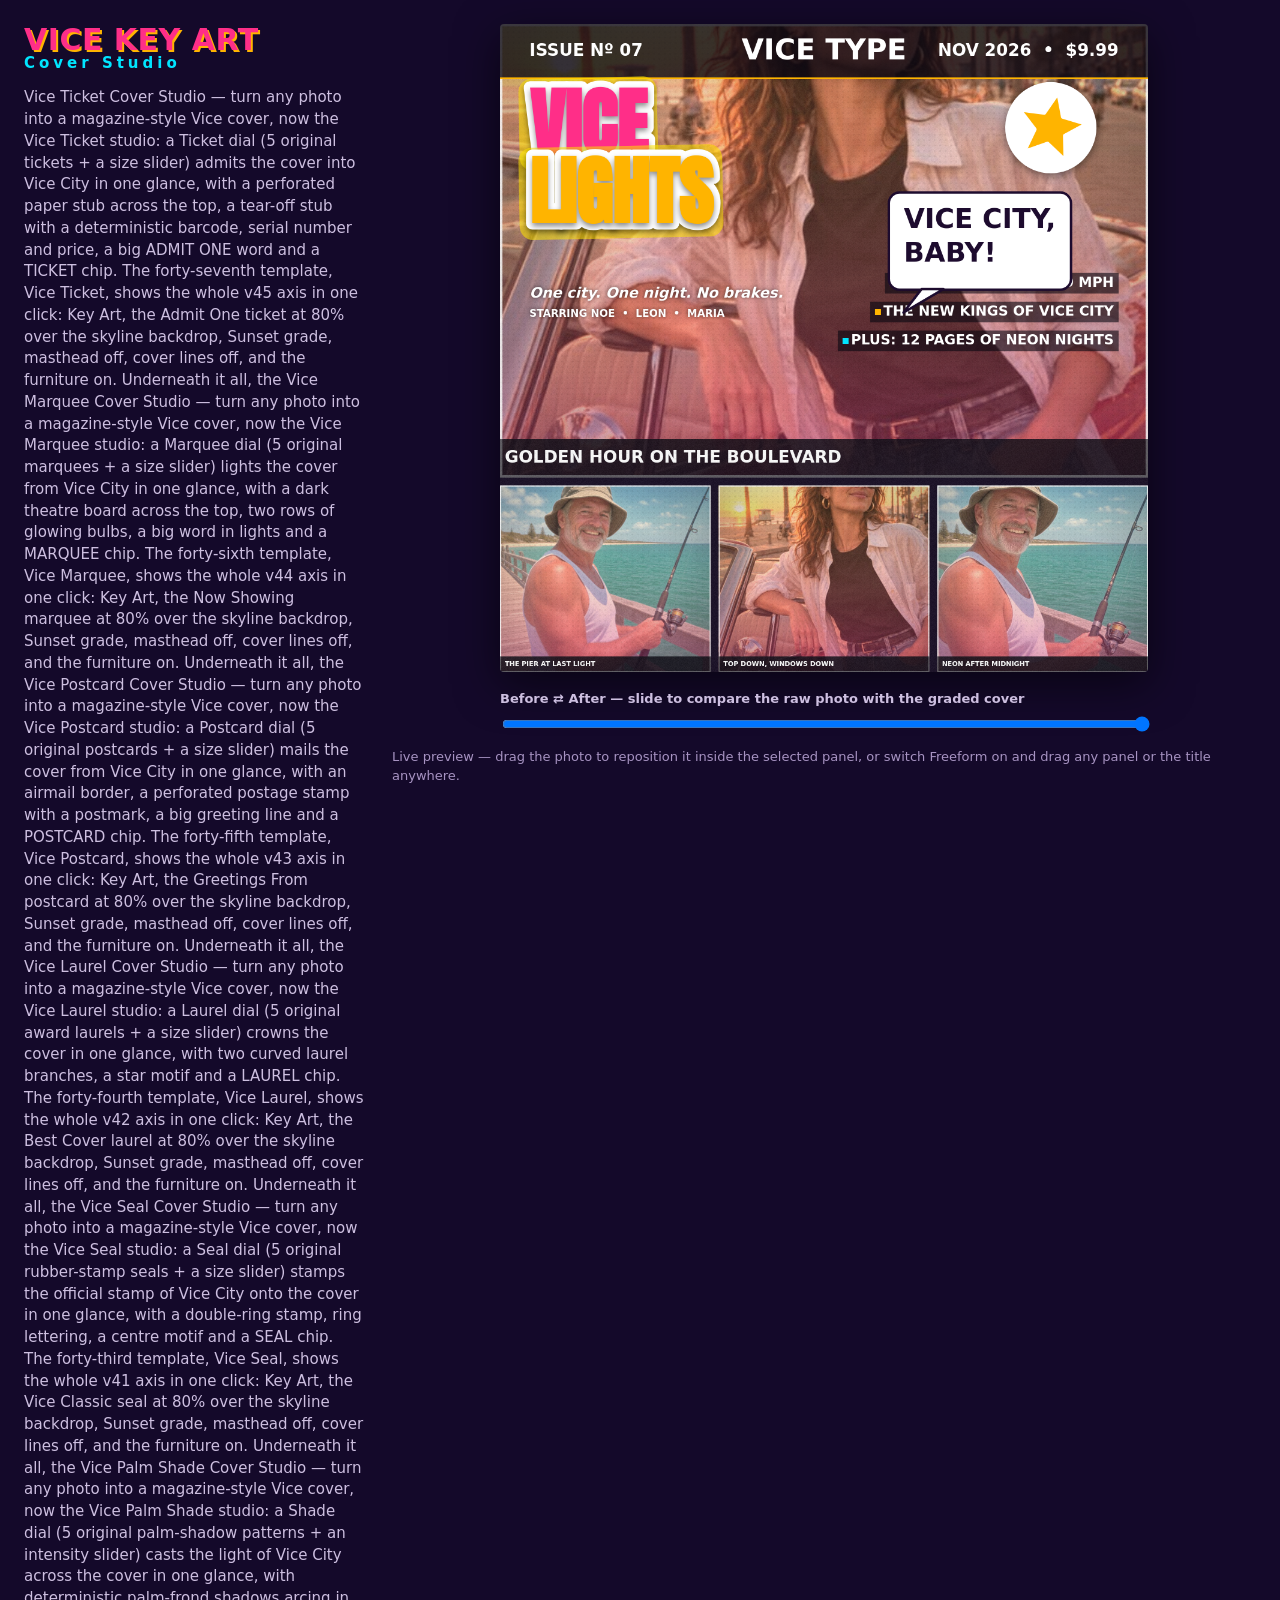
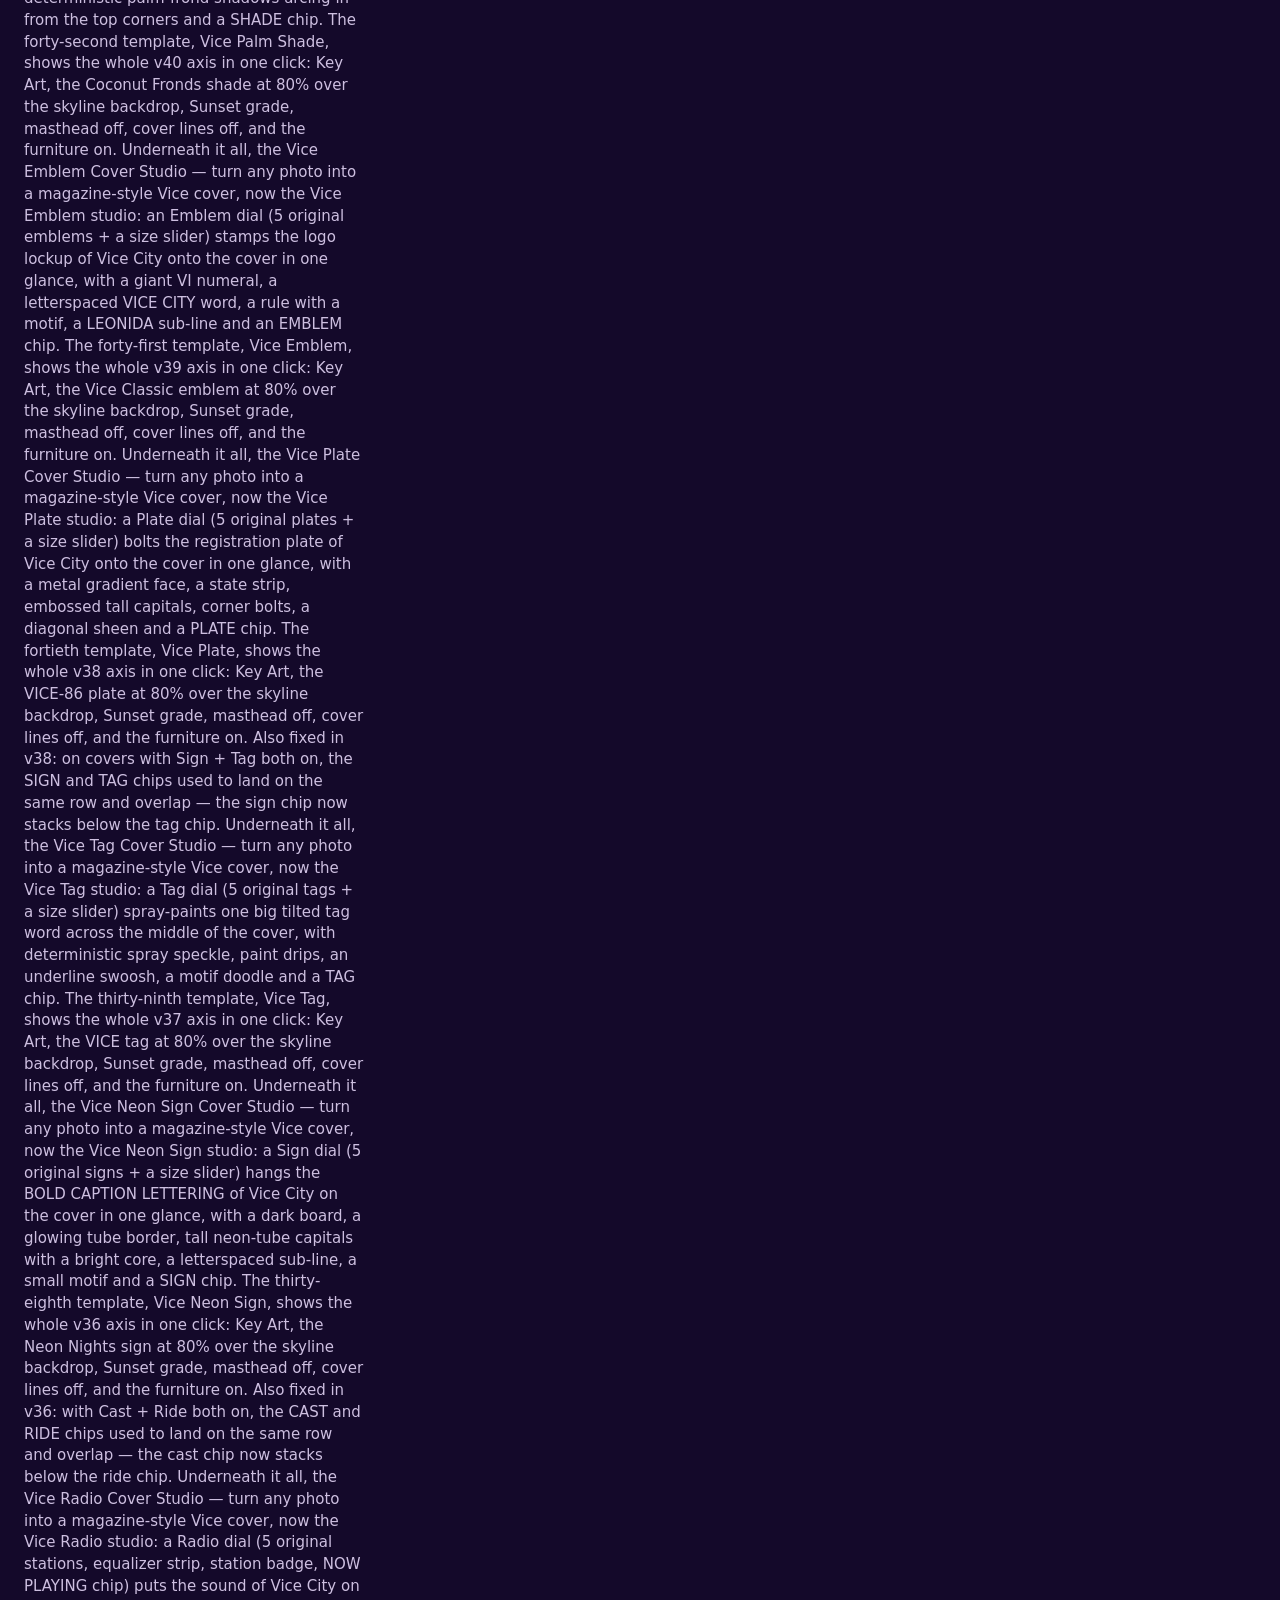
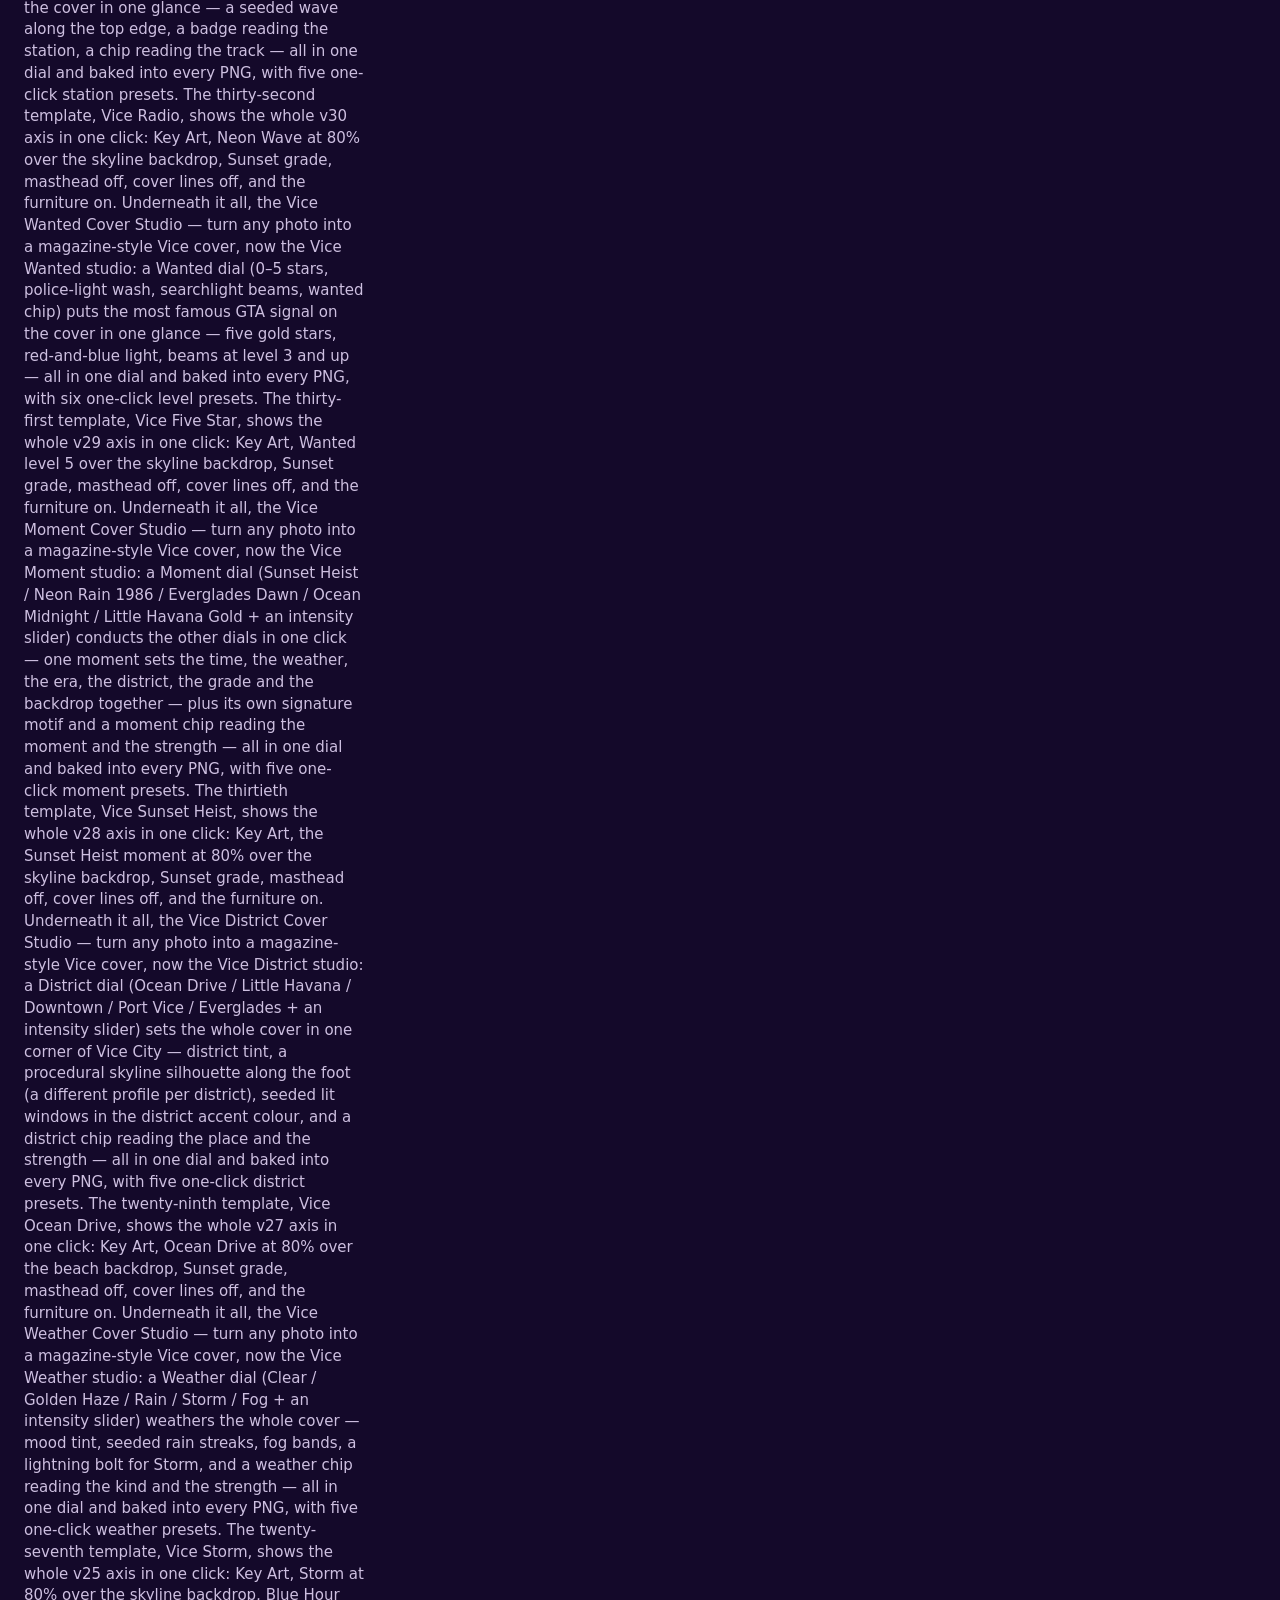
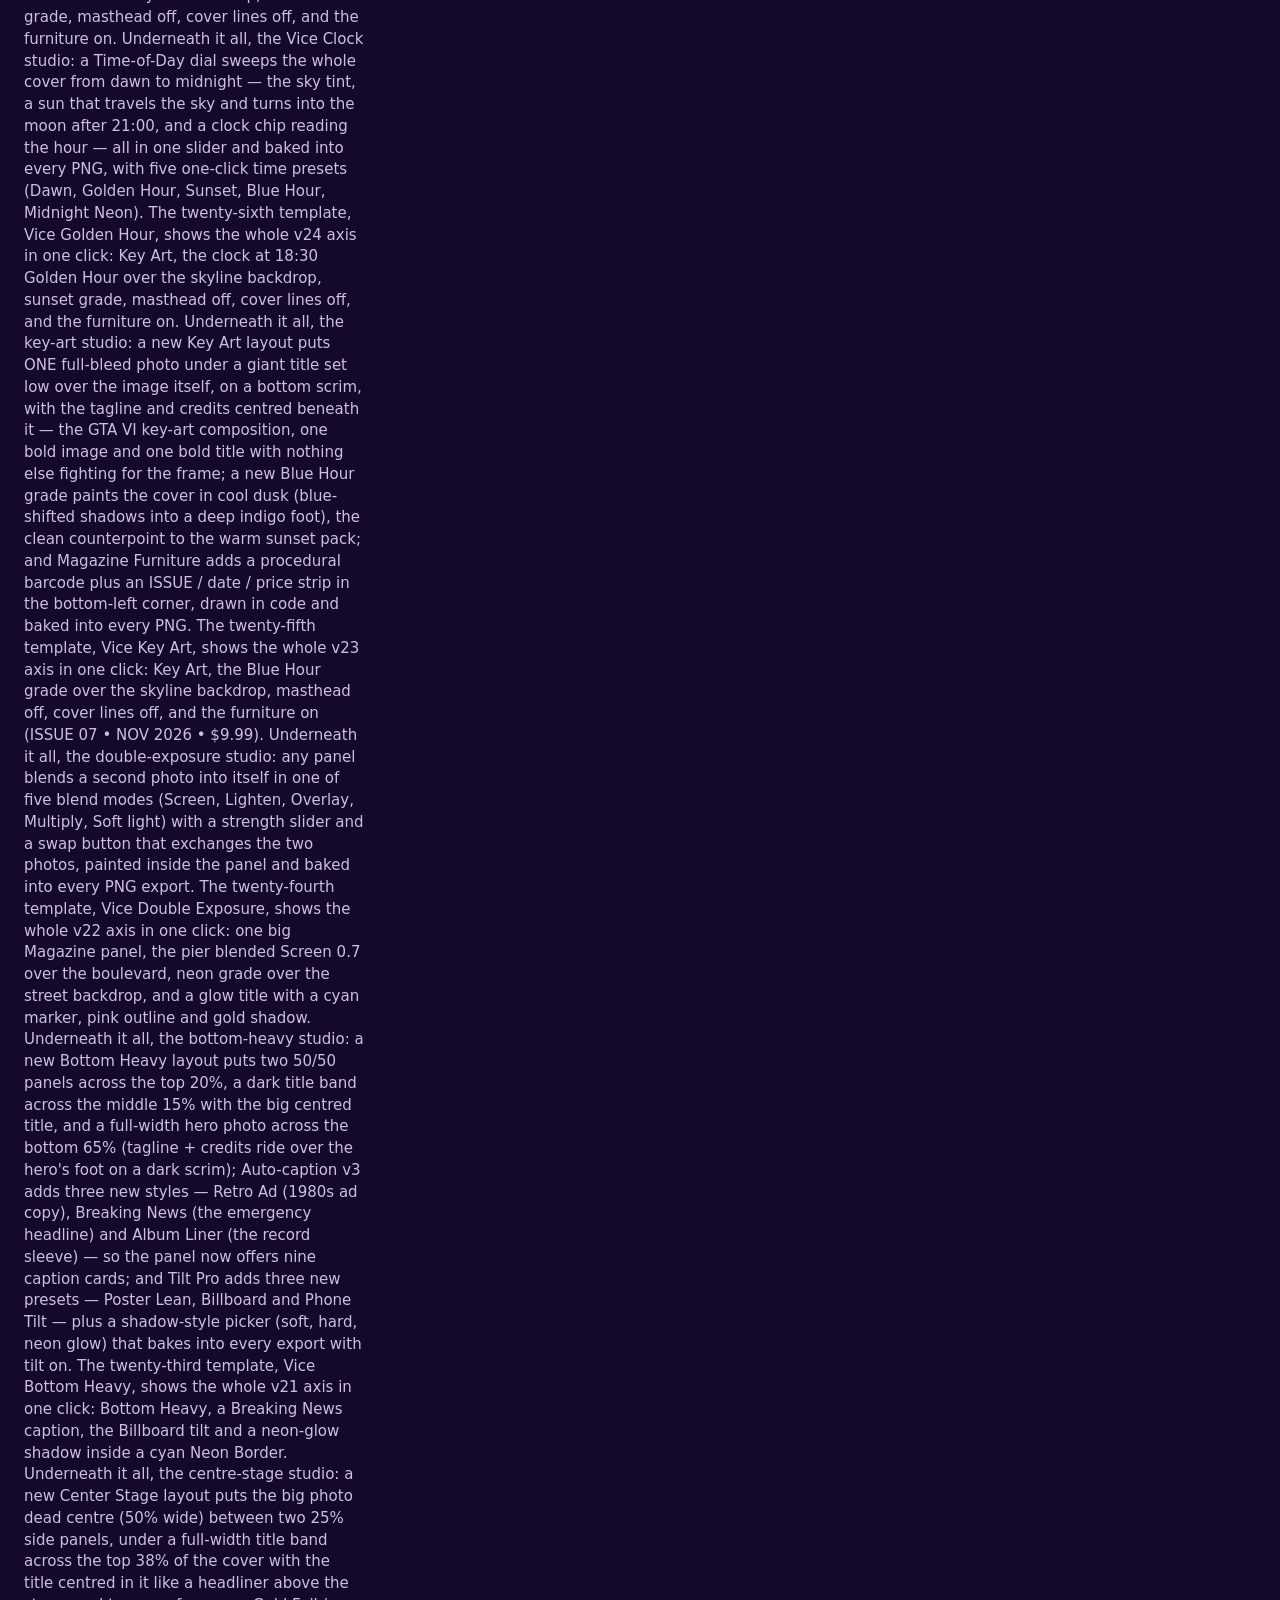
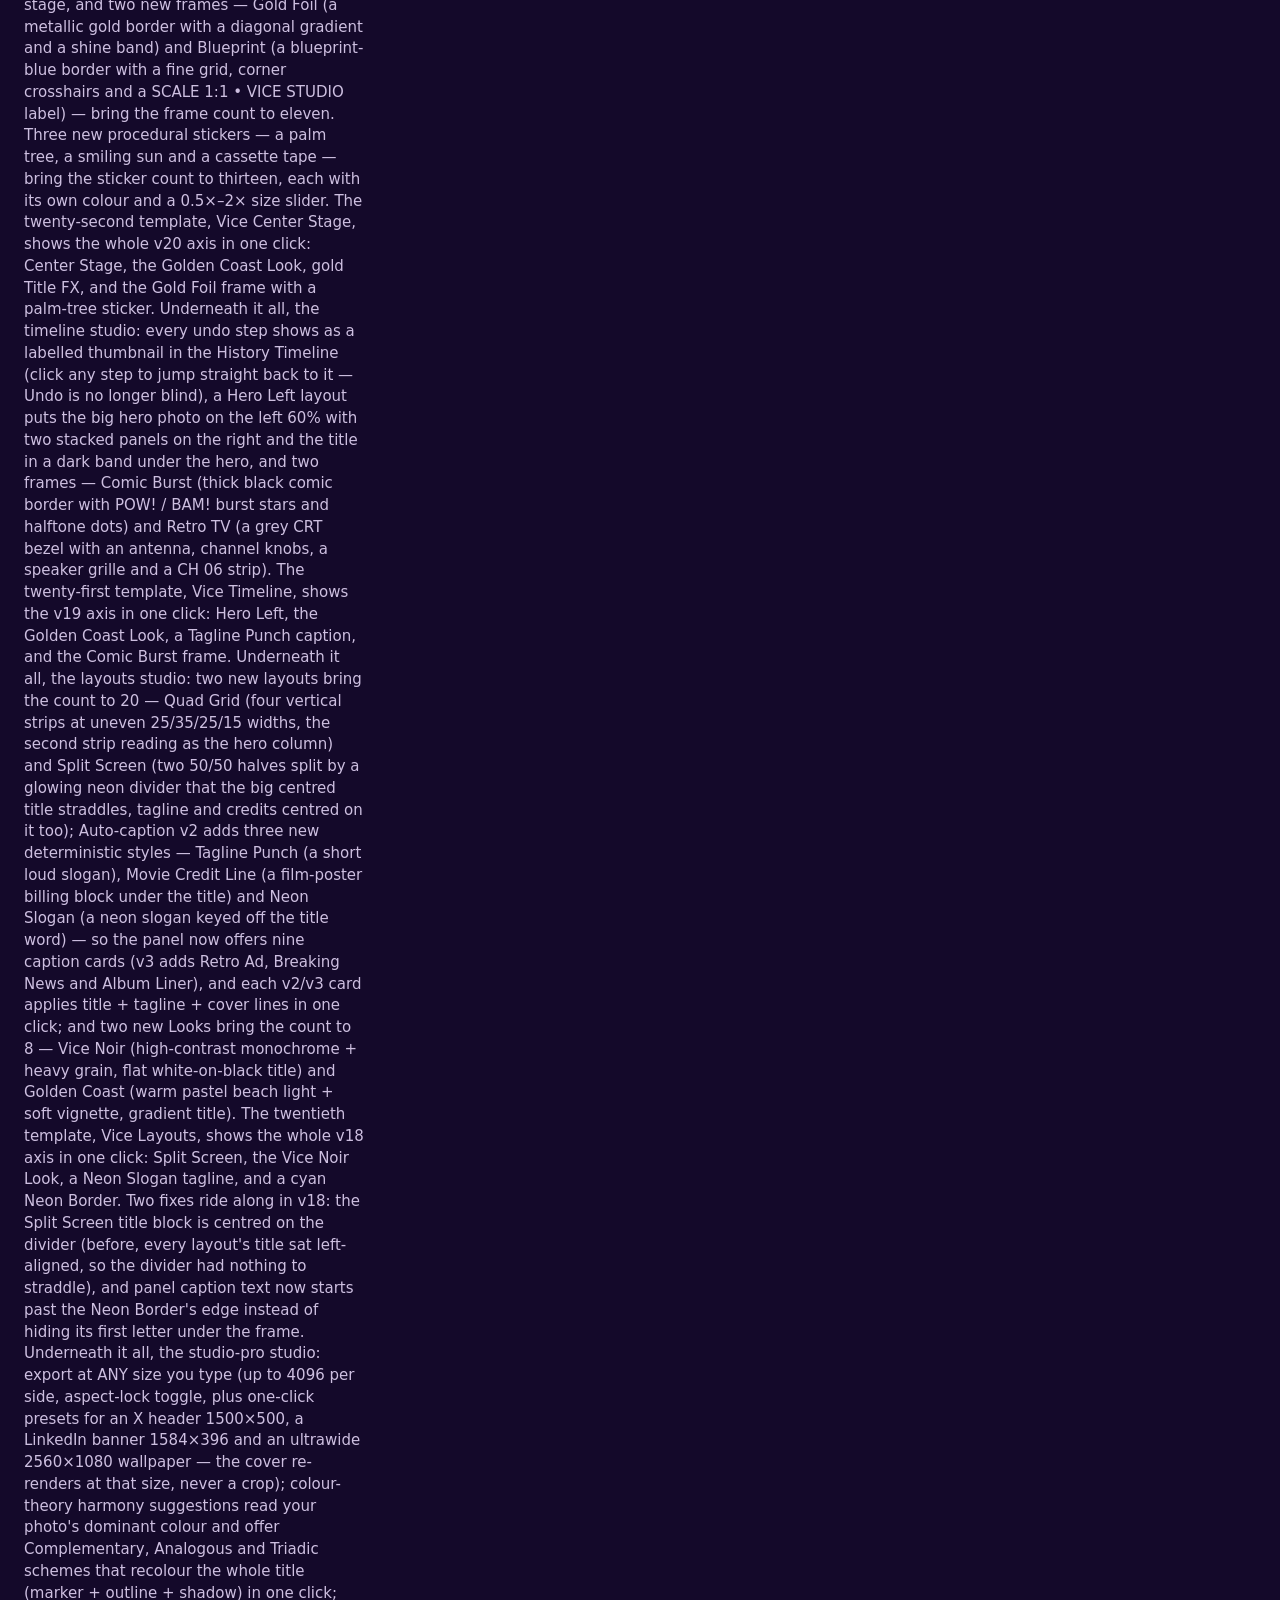
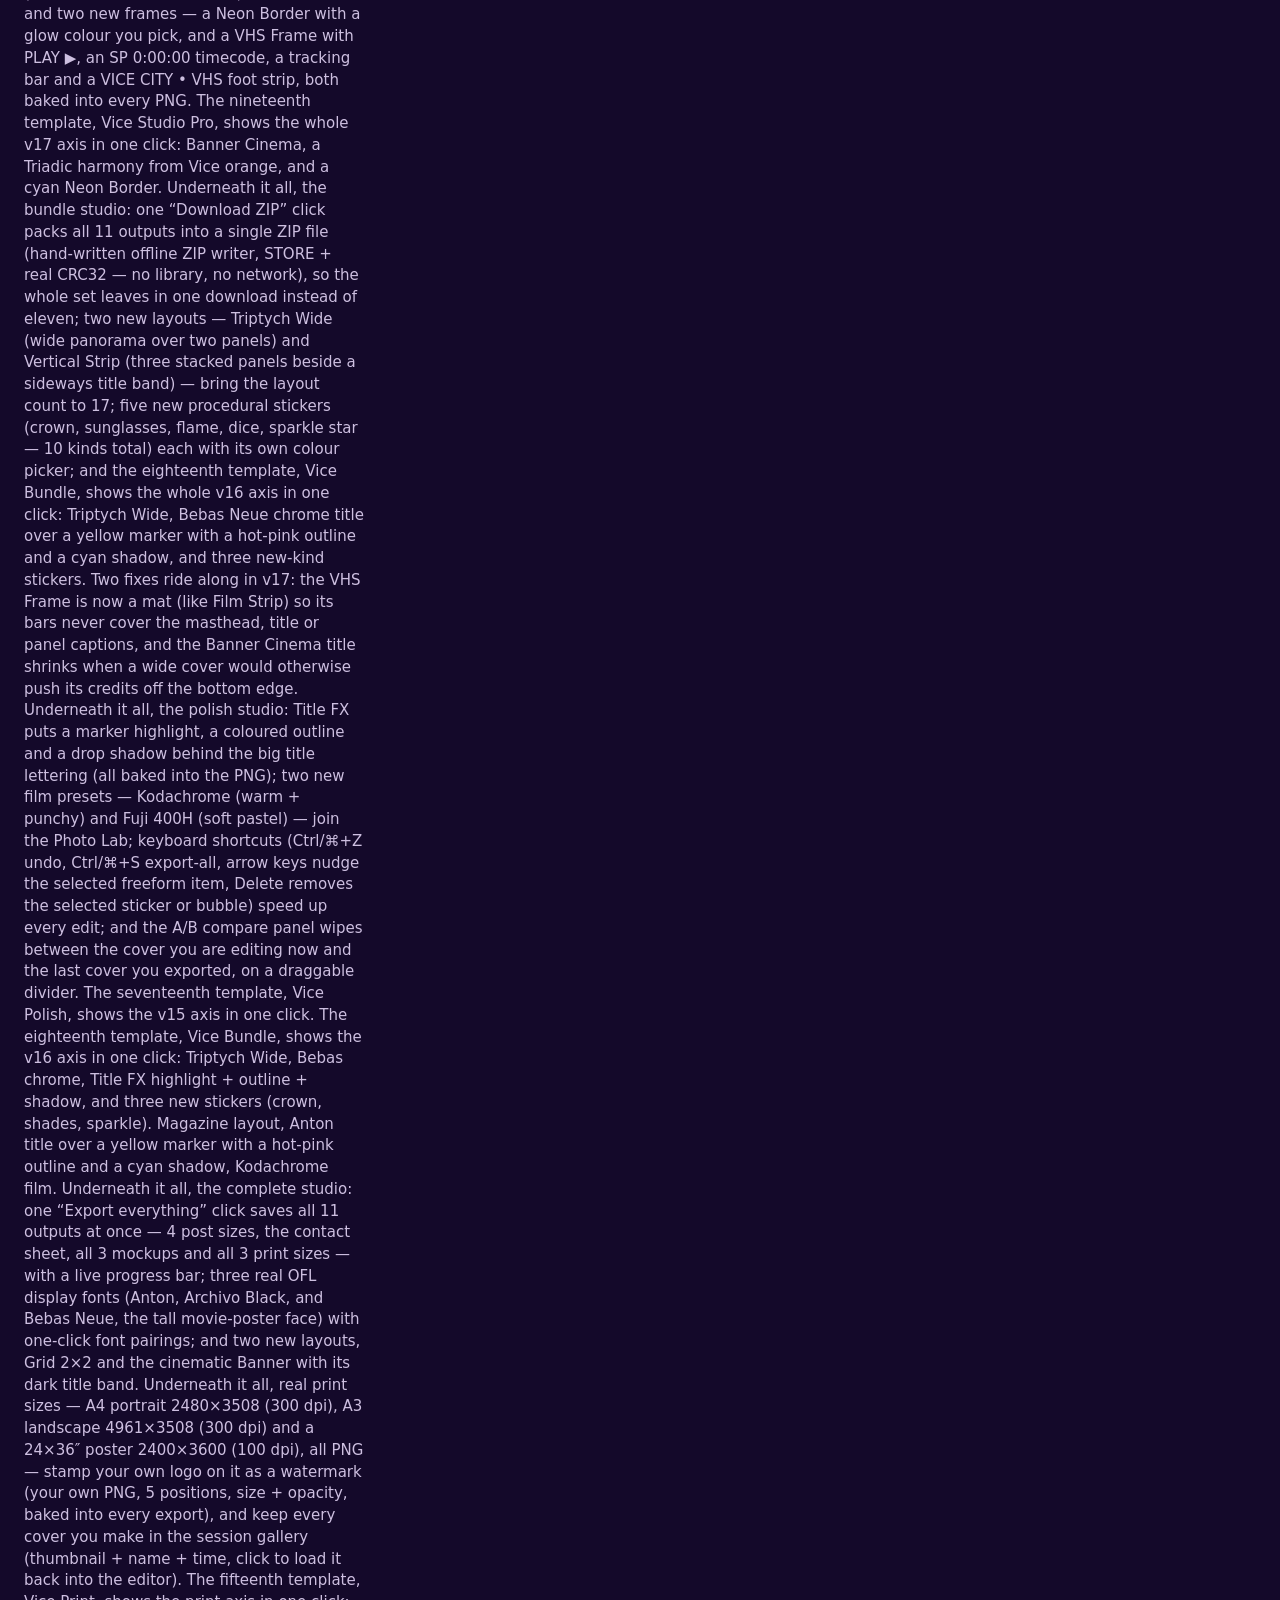
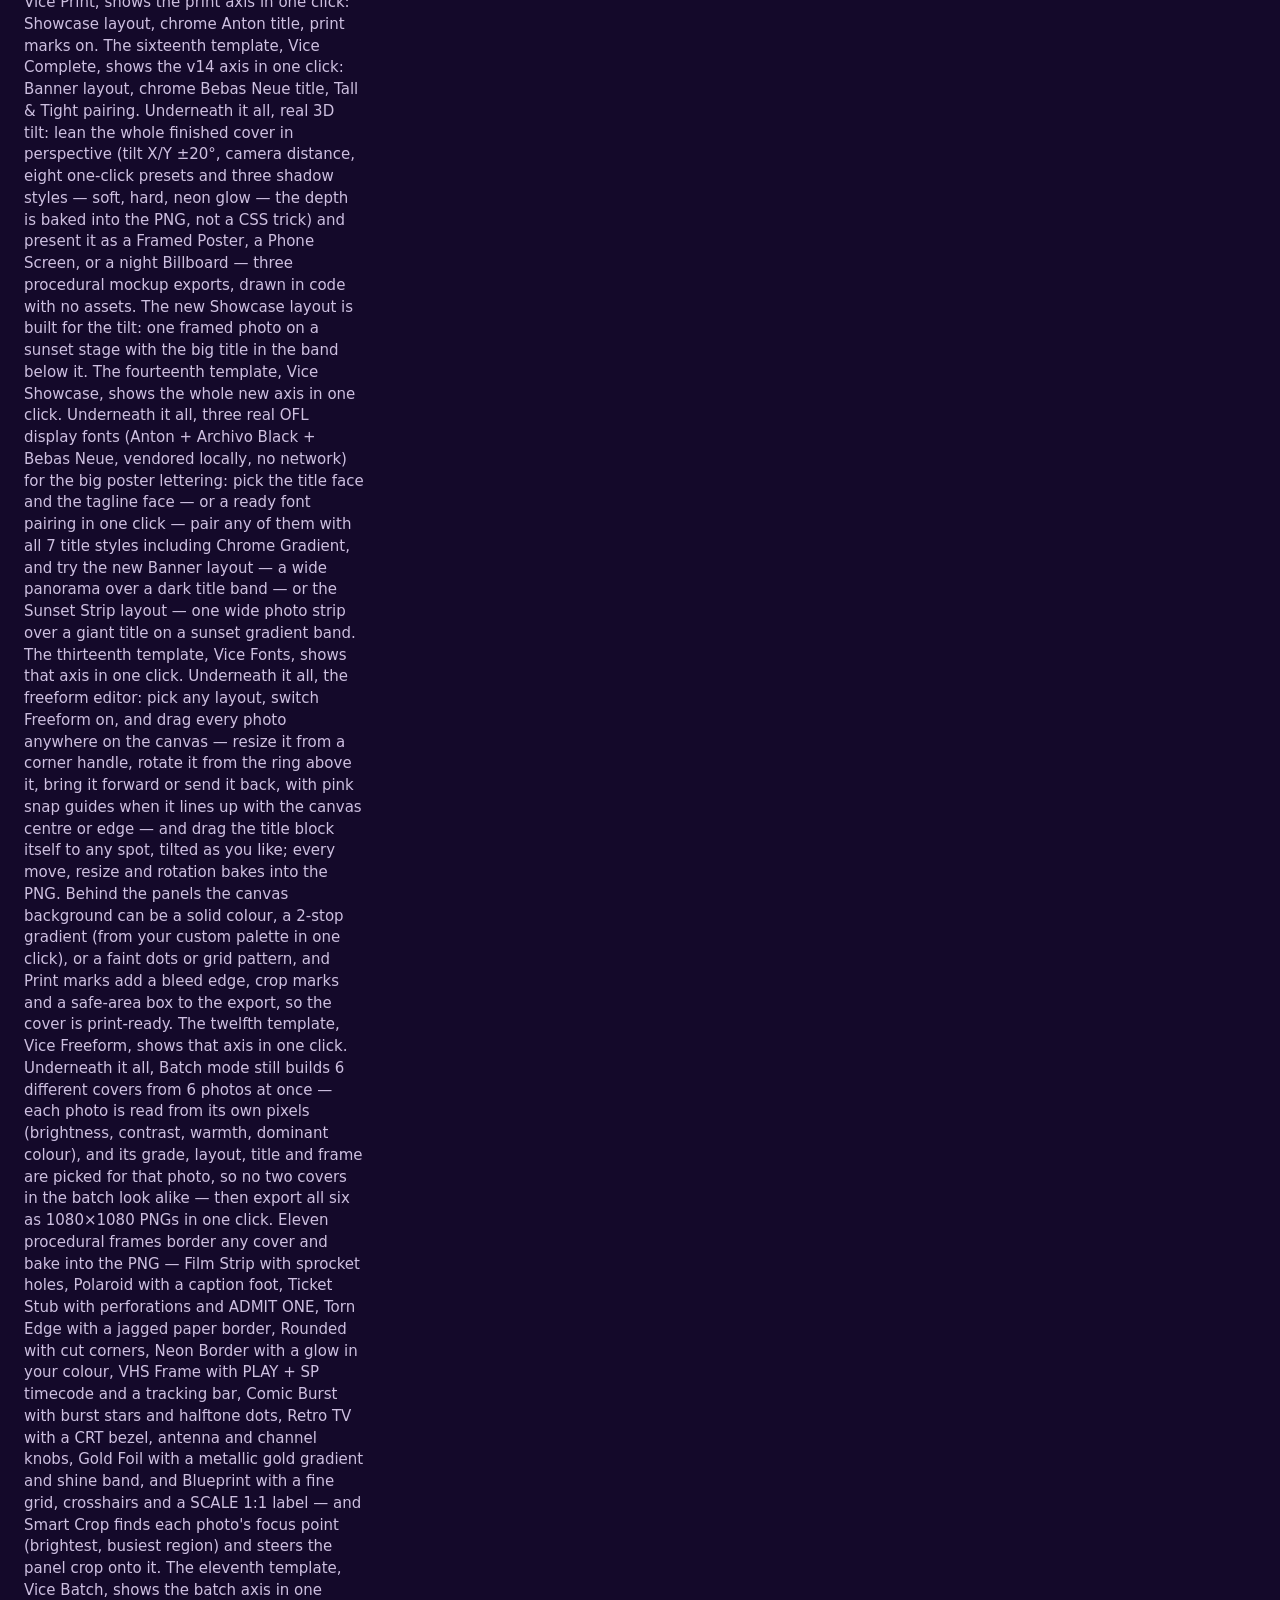
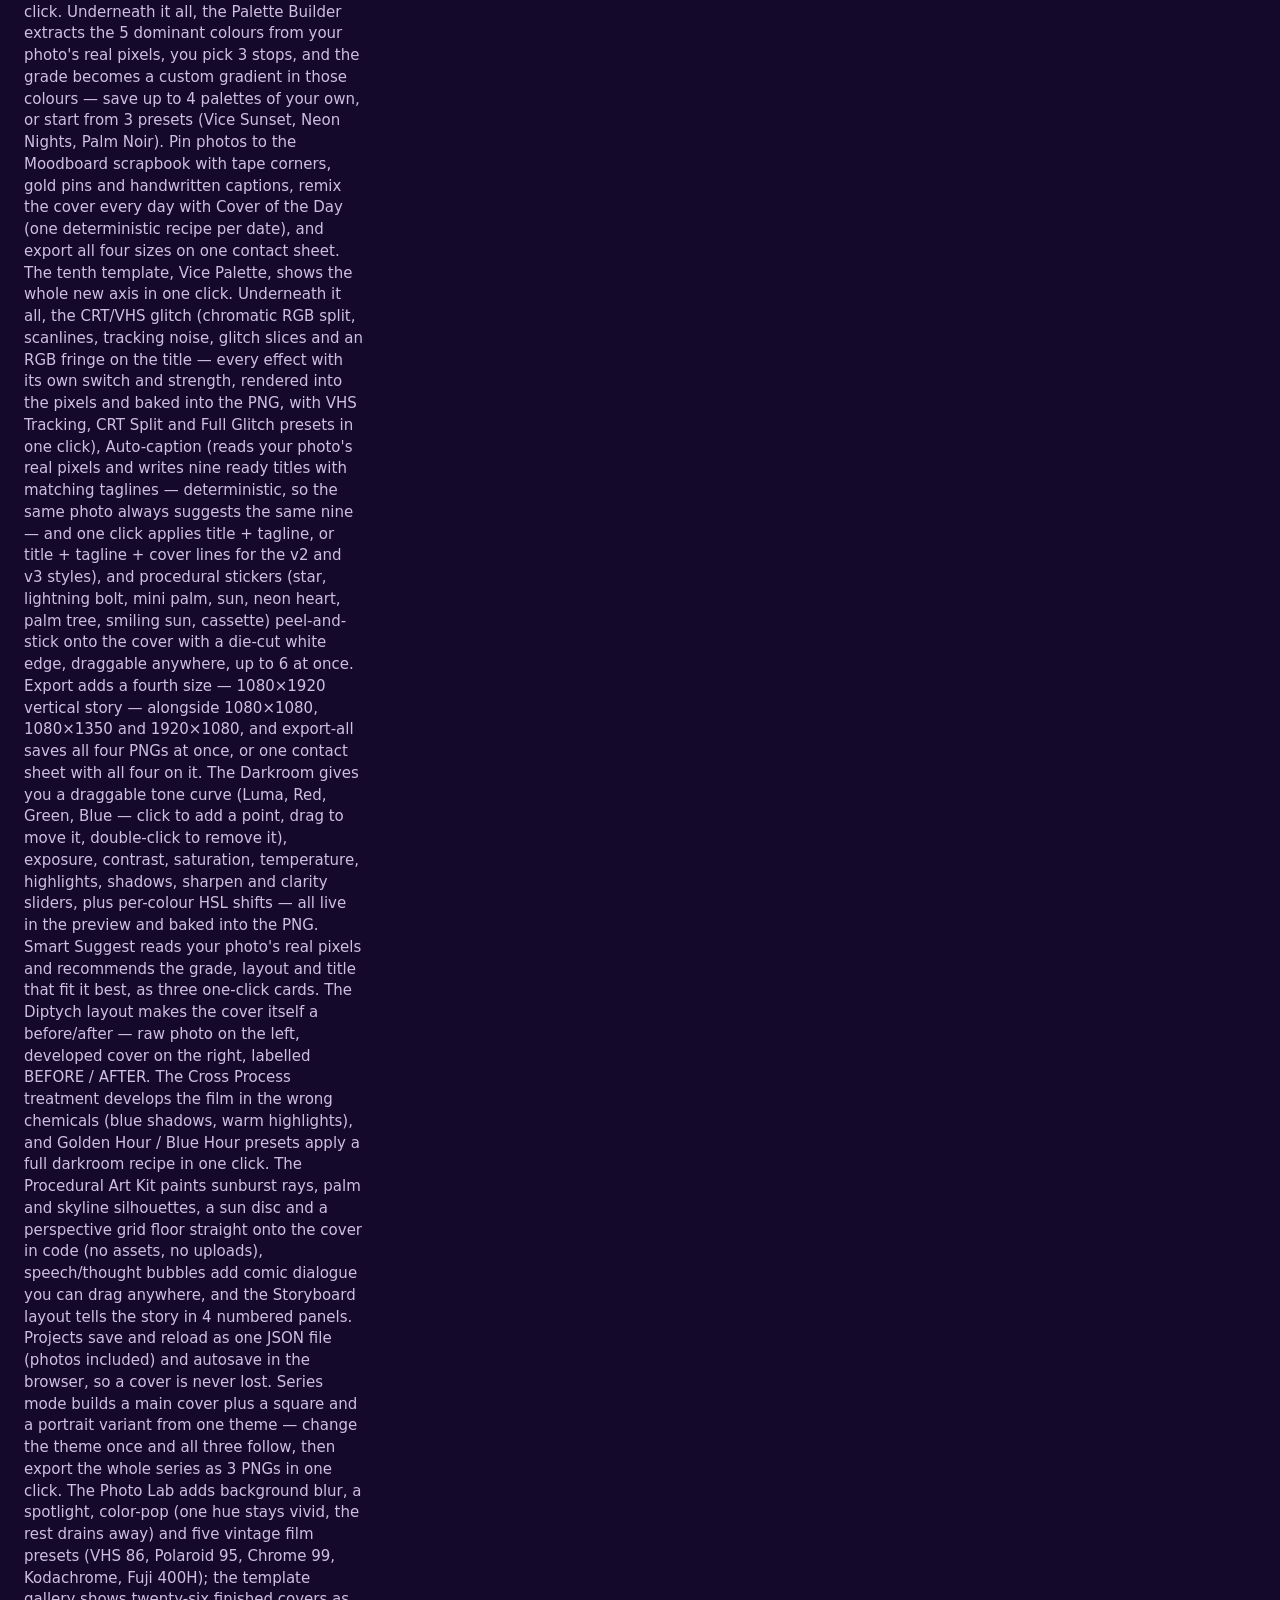
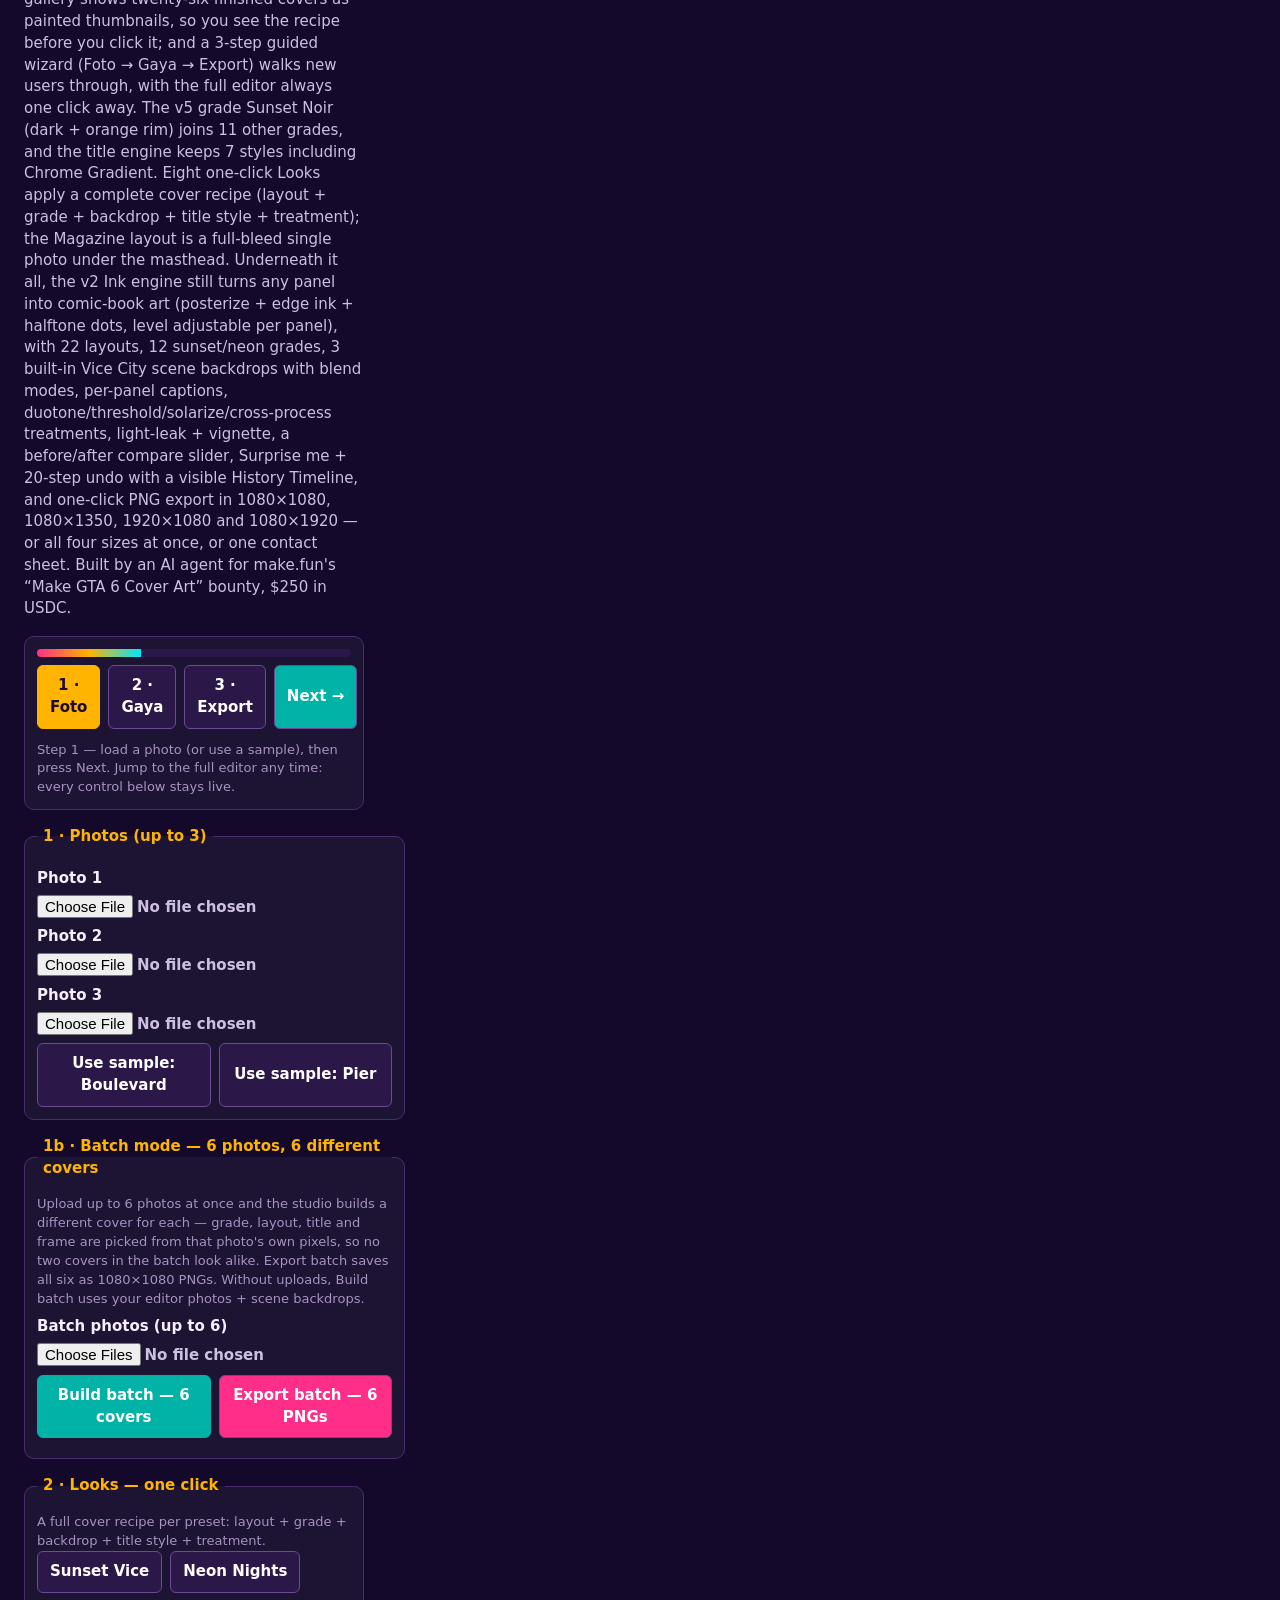
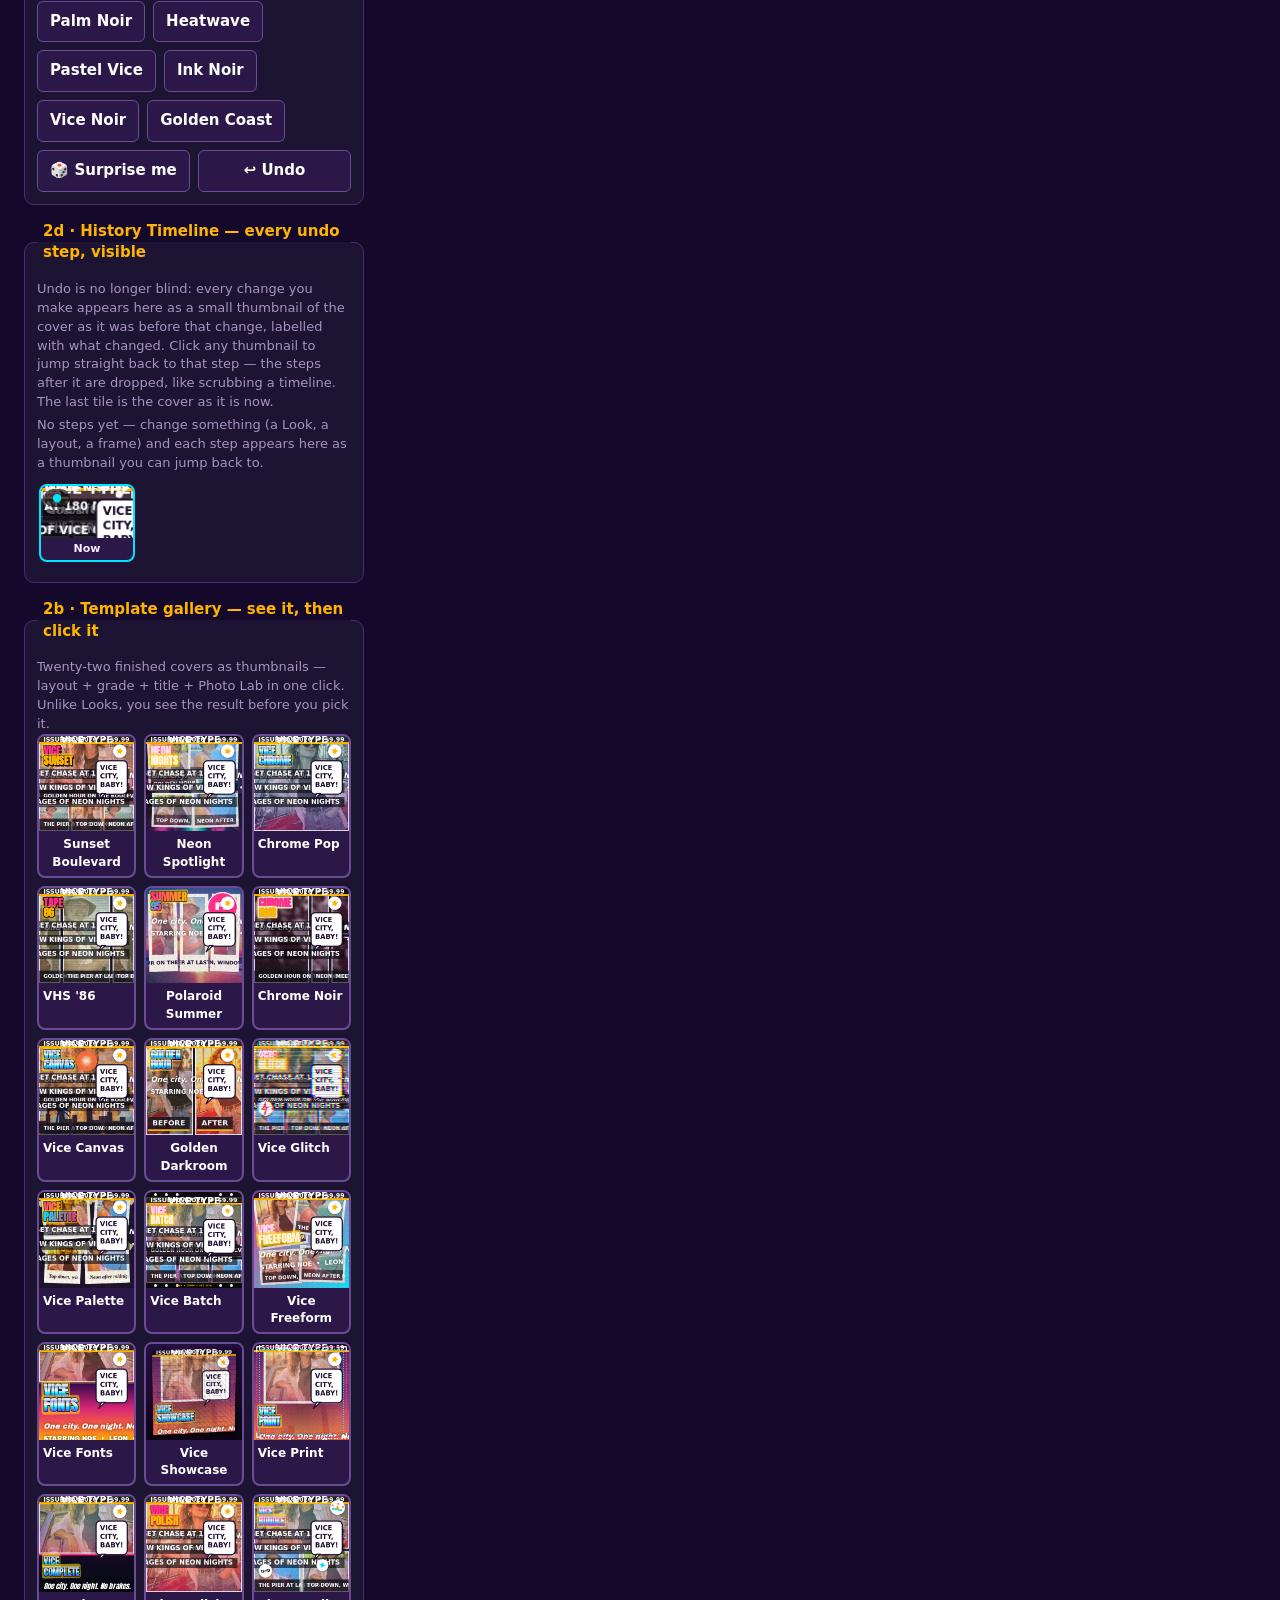
<file: app/index.html>
<!doctype html>
<html lang="en">
<head>
<meta charset="utf-8">
<meta name="viewport" content="width=device-width, initial-scale=1">
<title>Vice Key Art Cover Studio</title>
<link rel="icon" href="data:,">
<link rel="stylesheet" href="./style.css">
</head>
<body>
<main class="app">
  <section class="controls" aria-label="Cover editor">
    <h1>VICE KEY ART <span>Cover Studio</span></h1>
    <p class="tag">Vice Ticket Cover Studio — turn any photo into a magazine-style Vice cover, now the Vice Ticket studio: a Ticket dial (5 original tickets + a size slider) admits the cover into Vice City in one glance, with a perforated paper stub across the top, a tear-off stub with a deterministic barcode, serial number and price, a big ADMIT ONE word and a TICKET chip. The forty-seventh template, Vice Ticket, shows the whole v45 axis in one click: Key Art, the Admit One ticket at 80% over the skyline backdrop, Sunset grade, masthead off, cover lines off, and the furniture on. Underneath it all, the Vice Marquee Cover Studio — turn any photo into a magazine-style Vice cover, now the Vice Marquee studio: a Marquee dial (5 original marquees + a size slider) lights the cover from Vice City in one glance, with a dark theatre board across the top, two rows of glowing bulbs, a big word in lights and a MARQUEE chip. The forty-sixth template, Vice Marquee, shows the whole v44 axis in one click: Key Art, the Now Showing marquee at 80% over the skyline backdrop, Sunset grade, masthead off, cover lines off, and the furniture on. Underneath it all, the Vice Postcard Cover Studio — turn any photo into a magazine-style Vice cover, now the Vice Postcard studio: a Postcard dial (5 original postcards + a size slider) mails the cover from Vice City in one glance, with an airmail border, a perforated postage stamp with a postmark, a big greeting line and a POSTCARD chip. The forty-fifth template, Vice Postcard, shows the whole v43 axis in one click: Key Art, the Greetings From postcard at 80% over the skyline backdrop, Sunset grade, masthead off, cover lines off, and the furniture on. Underneath it all, the Vice Laurel Cover Studio — turn any photo into a magazine-style Vice cover, now the Vice Laurel studio: a Laurel dial (5 original award laurels + a size slider) crowns the cover in one glance, with two curved laurel branches, a star motif and a LAUREL chip. The forty-fourth template, Vice Laurel, shows the whole v42 axis in one click: Key Art, the Best Cover laurel at 80% over the skyline backdrop, Sunset grade, masthead off, cover lines off, and the furniture on. Underneath it all, the Vice Seal Cover Studio — turn any photo into a magazine-style Vice cover, now the Vice Seal studio: a Seal dial (5 original rubber-stamp seals + a size slider) stamps the official stamp of Vice City onto the cover in one glance, with a double-ring stamp, ring lettering, a centre motif and a SEAL chip. The forty-third template, Vice Seal, shows the whole v41 axis in one click: Key Art, the Vice Classic seal at 80% over the skyline backdrop, Sunset grade, masthead off, cover lines off, and the furniture on. Underneath it all, the Vice Palm Shade Cover Studio — turn any photo into a magazine-style Vice cover, now the Vice Palm Shade studio: a Shade dial (5 original palm-shadow patterns + an intensity slider) casts the light of Vice City across the cover in one glance, with deterministic palm-frond shadows arcing in from the top corners and a SHADE chip. The forty-second template, Vice Palm Shade, shows the whole v40 axis in one click: Key Art, the Coconut Fronds shade at 80% over the skyline backdrop, Sunset grade, masthead off, cover lines off, and the furniture on. Underneath it all, the Vice Emblem Cover Studio — turn any photo into a magazine-style Vice cover, now the Vice Emblem studio: an Emblem dial (5 original emblems + a size slider) stamps the logo lockup of Vice City onto the cover in one glance, with a giant VI numeral, a letterspaced VICE CITY word, a rule with a motif, a LEONIDA sub-line and an EMBLEM chip. The forty-first template, Vice Emblem, shows the whole v39 axis in one click: Key Art, the Vice Classic emblem at 80% over the skyline backdrop, Sunset grade, masthead off, cover lines off, and the furniture on. Underneath it all, the Vice Plate Cover Studio — turn any photo into a magazine-style Vice cover, now the Vice Plate studio: a Plate dial (5 original plates + a size slider) bolts the registration plate of Vice City onto the cover in one glance, with a metal gradient face, a state strip, embossed tall capitals, corner bolts, a diagonal sheen and a PLATE chip. The fortieth template, Vice Plate, shows the whole v38 axis in one click: Key Art, the VICE-86 plate at 80% over the skyline backdrop, Sunset grade, masthead off, cover lines off, and the furniture on. Also fixed in v38: on covers with Sign + Tag both on, the SIGN and TAG chips used to land on the same row and overlap — the sign chip now stacks below the tag chip. Underneath it all, the Vice Tag Cover Studio — turn any photo into a magazine-style Vice cover, now the Vice Tag studio: a Tag dial (5 original tags + a size slider) spray-paints one big tilted tag word across the middle of the cover, with deterministic spray speckle, paint drips, an underline swoosh, a motif doodle and a TAG chip. The thirty-ninth template, Vice Tag, shows the whole v37 axis in one click: Key Art, the VICE tag at 80% over the skyline backdrop, Sunset grade, masthead off, cover lines off, and the furniture on. Underneath it all, the Vice Neon Sign Cover Studio — turn any photo into a magazine-style Vice cover, now the Vice Neon Sign studio: a Sign dial (5 original signs + a size slider) hangs the BOLD CAPTION LETTERING of Vice City on the cover in one glance, with a dark board, a glowing tube border, tall neon-tube capitals with a bright core, a letterspaced sub-line, a small motif and a SIGN chip. The thirty-eighth template, Vice Neon Sign, shows the whole v36 axis in one click: Key Art, the Neon Nights sign at 80% over the skyline backdrop, Sunset grade, masthead off, cover lines off, and the furniture on. Also fixed in v36: with Cast + Ride both on, the CAST and RIDE chips used to land on the same row and overlap — the cast chip now stacks below the ride chip. Underneath it all, the Vice Radio Cover Studio — turn any photo into a magazine-style Vice cover, now the Vice Radio studio: a Radio dial (5 original stations, equalizer strip, station badge, NOW PLAYING chip) puts the sound of Vice City on the cover in one glance — a seeded wave along the top edge, a badge reading the station, a chip reading the track — all in one dial and baked into every PNG, with five one-click station presets. The thirty-second template, Vice Radio, shows the whole v30 axis in one click: Key Art, Neon Wave at 80% over the skyline backdrop, Sunset grade, masthead off, cover lines off, and the furniture on. Underneath it all, the Vice Wanted Cover Studio — turn any photo into a magazine-style Vice cover, now the Vice Wanted studio: a Wanted dial (0–5 stars, police-light wash, searchlight beams, wanted chip) puts the most famous GTA signal on the cover in one glance — five gold stars, red-and-blue light, beams at level 3 and up — all in one dial and baked into every PNG, with six one-click level presets. The thirty-first template, Vice Five Star, shows the whole v29 axis in one click: Key Art, Wanted level 5 over the skyline backdrop, Sunset grade, masthead off, cover lines off, and the furniture on. Underneath it all, the Vice Moment Cover Studio — turn any photo into a magazine-style Vice cover, now the Vice Moment studio: a Moment dial (Sunset Heist / Neon Rain 1986 / Everglades Dawn / Ocean Midnight / Little Havana Gold + an intensity slider) conducts the other dials in one click — one moment sets the time, the weather, the era, the district, the grade and the backdrop together — plus its own signature motif and a moment chip reading the moment and the strength — all in one dial and baked into every PNG, with five one-click moment presets. The thirtieth template, Vice Sunset Heist, shows the whole v28 axis in one click: Key Art, the Sunset Heist moment at 80% over the skyline backdrop, Sunset grade, masthead off, cover lines off, and the furniture on. Underneath it all, the Vice District Cover Studio — turn any photo into a magazine-style Vice cover, now the Vice District studio: a District dial (Ocean Drive / Little Havana / Downtown / Port Vice / Everglades + an intensity slider) sets the whole cover in one corner of Vice City — district tint, a procedural skyline silhouette along the foot (a different profile per district), seeded lit windows in the district accent colour, and a district chip reading the place and the strength — all in one dial and baked into every PNG, with five one-click district presets. The twenty-ninth template, Vice Ocean Drive, shows the whole v27 axis in one click: Key Art, Ocean Drive at 80% over the beach backdrop, Sunset grade, masthead off, cover lines off, and the furniture on. Underneath it all, the Vice Weather Cover Studio — turn any photo into a magazine-style Vice cover, now the Vice Weather studio: a Weather dial (Clear / Golden Haze / Rain / Storm / Fog + an intensity slider) weathers the whole cover — mood tint, seeded rain streaks, fog bands, a lightning bolt for Storm, and a weather chip reading the kind and the strength — all in one dial and baked into every PNG, with five one-click weather presets. The twenty-seventh template, Vice Storm, shows the whole v25 axis in one click: Key Art, Storm at 80% over the skyline backdrop, Blue Hour grade, masthead off, cover lines off, and the furniture on. Underneath it all, the Vice Clock studio: a Time-of-Day dial sweeps the whole cover from dawn to midnight — the sky tint, a sun that travels the sky and turns into the moon after 21:00, and a clock chip reading the hour — all in one slider and baked into every PNG, with five one-click time presets (Dawn, Golden Hour, Sunset, Blue Hour, Midnight Neon). The twenty-sixth template, Vice Golden Hour, shows the whole v24 axis in one click: Key Art, the clock at 18:30 Golden Hour over the skyline backdrop, sunset grade, masthead off, cover lines off, and the furniture on. Underneath it all, the key-art studio: a new Key Art layout puts ONE full-bleed photo under a giant title set low over the image itself, on a bottom scrim, with the tagline and credits centred beneath it — the GTA VI key-art composition, one bold image and one bold title with nothing else fighting for the frame; a new Blue Hour grade paints the cover in cool dusk (blue-shifted shadows into a deep indigo foot), the clean counterpoint to the warm sunset pack; and Magazine Furniture adds a procedural barcode plus an ISSUE / date / price strip in the bottom-left corner, drawn in code and baked into every PNG. The twenty-fifth template, Vice Key Art, shows the whole v23 axis in one click: Key Art, the Blue Hour grade over the skyline backdrop, masthead off, cover lines off, and the furniture on (ISSUE 07 • NOV 2026 • $9.99). Underneath it all, the double-exposure studio: any panel blends a second photo into itself in one of five blend modes (Screen, Lighten, Overlay, Multiply, Soft light) with a strength slider and a swap button that exchanges the two photos, painted inside the panel and baked into every PNG export. The twenty-fourth template, Vice Double Exposure, shows the whole v22 axis in one click: one big Magazine panel, the pier blended Screen 0.7 over the boulevard, neon grade over the street backdrop, and a glow title with a cyan marker, pink outline and gold shadow. Underneath it all, the bottom-heavy studio: a new Bottom Heavy layout puts two 50/50 panels across the top 20%, a dark title band across the middle 15% with the big centred title, and a full-width hero photo across the bottom 65% (tagline + credits ride over the hero's foot on a dark scrim); Auto-caption v3 adds three new styles — Retro Ad (1980s ad copy), Breaking News (the emergency headline) and Album Liner (the record sleeve) — so the panel now offers nine caption cards; and Tilt Pro adds three new presets — Poster Lean, Billboard and Phone Tilt — plus a shadow-style picker (soft, hard, neon glow) that bakes into every export with tilt on. The twenty-third template, Vice Bottom Heavy, shows the whole v21 axis in one click: Bottom Heavy, a Breaking News caption, the Billboard tilt and a neon-glow shadow inside a cyan Neon Border. Underneath it all, the centre-stage studio: a new Center Stage layout puts the big photo dead centre (50% wide) between two 25% side panels, under a full-width title band across the top 38% of the cover with the title centred in it like a headliner above the stage, and two new frames — Gold Foil (a metallic gold border with a diagonal gradient and a shine band) and Blueprint (a blueprint-blue border with a fine grid, corner crosshairs and a SCALE 1:1 • VICE STUDIO label) — bring the frame count to eleven. Three new procedural stickers — a palm tree, a smiling sun and a cassette tape — bring the sticker count to thirteen, each with its own colour and a 0.5×–2× size slider. The twenty-second template, Vice Center Stage, shows the whole v20 axis in one click: Center Stage, the Golden Coast Look, gold Title FX, and the Gold Foil frame with a palm-tree sticker. Underneath it all, the timeline studio: every undo step shows as a labelled thumbnail in the History Timeline (click any step to jump straight back to it — Undo is no longer blind), a Hero Left layout puts the big hero photo on the left 60% with two stacked panels on the right and the title in a dark band under the hero, and two frames — Comic Burst (thick black comic border with POW! / BAM! burst stars and halftone dots) and Retro TV (a grey CRT bezel with an antenna, channel knobs, a speaker grille and a CH 06 strip). The twenty-first template, Vice Timeline, shows the v19 axis in one click: Hero Left, the Golden Coast Look, a Tagline Punch caption, and the Comic Burst frame. Underneath it all, the layouts studio: two new layouts bring the count to 20 — Quad Grid (four vertical strips at uneven 25/35/25/15 widths, the second strip reading as the hero column) and Split Screen (two 50/50 halves split by a glowing neon divider that the big centred title straddles, tagline and credits centred on it too); Auto-caption v2 adds three new deterministic styles — Tagline Punch (a short loud slogan), Movie Credit Line (a film-poster billing block under the title) and Neon Slogan (a neon slogan keyed off the title word) — so the panel now offers nine caption cards (v3 adds Retro Ad, Breaking News and Album Liner), and each v2/v3 card applies title + tagline + cover lines in one click; and two new Looks bring the count to 8 — Vice Noir (high-contrast monochrome + heavy grain, flat white-on-black title) and Golden Coast (warm pastel beach light + soft vignette, gradient title). The twentieth template, Vice Layouts, shows the whole v18 axis in one click: Split Screen, the Vice Noir Look, a Neon Slogan tagline, and a cyan Neon Border. Two fixes ride along in v18: the Split Screen title block is centred on the divider (before, every layout's title sat left-aligned, so the divider had nothing to straddle), and panel caption text now starts past the Neon Border's edge instead of hiding its first letter under the frame. Underneath it all, the studio-pro studio: export at ANY size you type (up to 4096 per side, aspect-lock toggle, plus one-click presets for an X header 1500×500, a LinkedIn banner 1584×396 and an ultrawide 2560×1080 wallpaper — the cover re-renders at that size, never a crop); colour-theory harmony suggestions read your photo's dominant colour and offer Complementary, Analogous and Triadic schemes that recolour the whole title (marker + outline + shadow) in one click; and two new frames — a Neon Border with a glow colour you pick, and a VHS Frame with PLAY ▶, an SP 0:00:00 timecode, a tracking bar and a VICE CITY • VHS foot strip, both baked into every PNG. The nineteenth template, Vice Studio Pro, shows the whole v17 axis in one click: Banner Cinema, a Triadic harmony from Vice orange, and a cyan Neon Border. Underneath it all, the bundle studio: one “Download ZIP” click packs all 11 outputs into a single ZIP file (hand-written offline ZIP writer, STORE + real CRC32 — no library, no network), so the whole set leaves in one download instead of eleven; two new layouts — Triptych Wide (wide panorama over two panels) and Vertical Strip (three stacked panels beside a sideways title band) — bring the layout count to 17; five new procedural stickers (crown, sunglasses, flame, dice, sparkle star — 10 kinds total) each with its own colour picker; and the eighteenth template, Vice Bundle, shows the whole v16 axis in one click: Triptych Wide, Bebas Neue chrome title over a yellow marker with a hot-pink outline and a cyan shadow, and three new-kind stickers. Two fixes ride along in v17: the VHS Frame is now a mat (like Film Strip) so its bars never cover the masthead, title or panel captions, and the Banner Cinema title shrinks when a wide cover would otherwise push its credits off the bottom edge. Underneath it all, the polish studio: Title FX puts a marker highlight, a coloured outline and a drop shadow behind the big title lettering (all baked into the PNG); two new film presets — Kodachrome (warm + punchy) and Fuji 400H (soft pastel) — join the Photo Lab; keyboard shortcuts (Ctrl/⌘+Z undo, Ctrl/⌘+S export-all, arrow keys nudge the selected freeform item, Delete removes the selected sticker or bubble) speed up every edit; and the A/B compare panel wipes between the cover you are editing now and the last cover you exported, on a draggable divider. The seventeenth template, Vice Polish, shows the v15 axis in one click. The eighteenth template, Vice Bundle, shows the v16 axis in one click: Triptych Wide, Bebas chrome, Title FX highlight + outline + shadow, and three new stickers (crown, shades, sparkle). Magazine layout, Anton title over a yellow marker with a hot-pink outline and a cyan shadow, Kodachrome film. Underneath it all, the complete studio: one “Export everything” click saves all 11 outputs at once — 4 post sizes, the contact sheet, all 3 mockups and all 3 print sizes — with a live progress bar; three real OFL display fonts (Anton, Archivo Black, and Bebas Neue, the tall movie-poster face) with one-click font pairings; and two new layouts, Grid 2×2 and the cinematic Banner with its dark title band. Underneath it all, real print sizes — A4 portrait 2480×3508 (300 dpi), A3 landscape 4961×3508 (300 dpi) and a 24×36″ poster 2400×3600 (100 dpi), all PNG — stamp your own logo on it as a watermark (your own PNG, 5 positions, size + opacity, baked into every export), and keep every cover you make in the session gallery (thumbnail + name + time, click to load it back into the editor). The fifteenth template, Vice Print, shows the print axis in one click: Showcase layout, chrome Anton title, print marks on. The sixteenth template, Vice Complete, shows the v14 axis in one click: Banner layout, chrome Bebas Neue title, Tall & Tight pairing. Underneath it all, real 3D tilt: lean the whole finished cover in perspective (tilt X/Y ±20°, camera distance, eight one-click presets and three shadow styles — soft, hard, neon glow — the depth is baked into the PNG, not a CSS trick) and present it as a Framed Poster, a Phone Screen, or a night Billboard — three procedural mockup exports, drawn in code with no assets. The new Showcase layout is built for the tilt: one framed photo on a sunset stage with the big title in the band below it. The fourteenth template, Vice Showcase, shows the whole new axis in one click. Underneath it all, three real OFL display fonts (Anton + Archivo Black + Bebas Neue, vendored locally, no network) for the big poster lettering: pick the title face and the tagline face — or a ready font pairing in one click — pair any of them with all 7 title styles including Chrome Gradient, and try the new Banner layout — a wide panorama over a dark title band — or the Sunset Strip layout — one wide photo strip over a giant title on a sunset gradient band. The thirteenth template, Vice Fonts, shows that axis in one click. Underneath it all, the freeform editor: pick any layout, switch Freeform on, and drag every photo anywhere on the canvas — resize it from a corner handle, rotate it from the ring above it, bring it forward or send it back, with pink snap guides when it lines up with the canvas centre or edge — and drag the title block itself to any spot, tilted as you like; every move, resize and rotation bakes into the PNG. Behind the panels the canvas background can be a solid colour, a 2-stop gradient (from your custom palette in one click), or a faint dots or grid pattern, and Print marks add a bleed edge, crop marks and a safe-area box to the export, so the cover is print-ready. The twelfth template, Vice Freeform, shows that axis in one click. Underneath it all, Batch mode still builds 6 different covers from 6 photos at once — each photo is read from its own pixels (brightness, contrast, warmth, dominant colour), and its grade, layout, title and frame are picked for that photo, so no two covers in the batch look alike — then export all six as 1080×1080 PNGs in one click. Eleven procedural frames border any cover and bake into the PNG — Film Strip with sprocket holes, Polaroid with a caption foot, Ticket Stub with perforations and ADMIT ONE, Torn Edge with a jagged paper border, Rounded with cut corners, Neon Border with a glow in your colour, VHS Frame with PLAY + SP timecode and a tracking bar, Comic Burst with burst stars and halftone dots, Retro TV with a CRT bezel, antenna and channel knobs, Gold Foil with a metallic gold gradient and shine band, and Blueprint with a fine grid, crosshairs and a SCALE 1:1 label — and Smart Crop finds each photo's focus point (brightest, busiest region) and steers the panel crop onto it. The eleventh template, Vice Batch, shows the batch axis in one click. Underneath it all, the Palette Builder extracts the 5 dominant colours from your photo's real pixels, you pick 3 stops, and the grade becomes a custom gradient in those colours — save up to 4 palettes of your own, or start from 3 presets (Vice Sunset, Neon Nights, Palm Noir). Pin photos to the Moodboard scrapbook with tape corners, gold pins and handwritten captions, remix the cover every day with Cover of the Day (one deterministic recipe per date), and export all four sizes on one contact sheet. The tenth template, Vice Palette, shows the whole new axis in one click. Underneath it all, the CRT/VHS glitch (chromatic RGB split, scanlines, tracking noise, glitch slices and an RGB fringe on the title — every effect with its own switch and strength, rendered into the pixels and baked into the PNG, with VHS Tracking, CRT Split and Full Glitch presets in one click), Auto-caption (reads your photo's real pixels and writes nine ready titles with matching taglines — deterministic, so the same photo always suggests the same nine — and one click applies title + tagline, or title + tagline + cover lines for the v2 and v3 styles), and procedural stickers (star, lightning bolt, mini palm, sun, neon heart, palm tree, smiling sun, cassette) peel-and-stick onto the cover with a die-cut white edge, draggable anywhere, up to 6 at once. Export adds a fourth size — 1080×1920 vertical story — alongside 1080×1080, 1080×1350 and 1920×1080, and export-all saves all four PNGs at once, or one contact sheet with all four on it. The Darkroom gives you a draggable tone curve (Luma, Red, Green, Blue — click to add a point, drag to move it, double-click to remove it), exposure, contrast, saturation, temperature, highlights, shadows, sharpen and clarity sliders, plus per-colour HSL shifts — all live in the preview and baked into the PNG. Smart Suggest reads your photo's real pixels and recommends the grade, layout and title that fit it best, as three one-click cards. The Diptych layout makes the cover itself a before/after — raw photo on the left, developed cover on the right, labelled BEFORE / AFTER. The Cross Process treatment develops the film in the wrong chemicals (blue shadows, warm highlights), and Golden Hour / Blue Hour presets apply a full darkroom recipe in one click. The Procedural Art Kit paints sunburst rays, palm and skyline silhouettes, a sun disc and a perspective grid floor straight onto the cover in code (no assets, no uploads), speech/thought bubbles add comic dialogue you can drag anywhere, and the Storyboard layout tells the story in 4 numbered panels. Projects save and reload as one JSON file (photos included) and autosave in the browser, so a cover is never lost. Series mode builds a main cover plus a square and a portrait variant from one theme — change the theme once and all three follow, then export the whole series as 3 PNGs in one click. The Photo Lab adds background blur, a spotlight, color-pop (one hue stays vivid, the rest drains away) and five vintage film presets (VHS 86, Polaroid 95, Chrome 99, Kodachrome, Fuji 400H); the template gallery shows twenty-six finished covers as painted thumbnails, so you see the recipe before you click it; and a 3-step guided wizard (Foto → Gaya → Export) walks new users through, with the full editor always one click away. The v5 grade Sunset Noir (dark + orange rim) joins 11 other grades, and the title engine keeps 7 styles including Chrome Gradient. Eight one-click Looks apply a complete cover recipe (layout + grade + backdrop + title style + treatment); the Magazine layout is a full-bleed single photo under the masthead. Underneath it all, the v2 Ink engine still turns any panel into comic-book art (posterize + edge ink + halftone dots, level adjustable per panel), with 22 layouts, 12 sunset/neon grades, 3 built-in Vice City scene backdrops with blend modes, per-panel captions, duotone/threshold/solarize/cross-process treatments, light-leak + vignette, a before/after compare slider, Surprise me + 20-step undo with a visible History Timeline, and one-click PNG export in 1080×1080, 1080×1350, 1920×1080 and 1080×1920 — or all four sizes at once, or one contact sheet. Built by an AI agent for make.fun's “Make GTA 6 Cover Art” bounty, $250 in USDC.</p>

    <nav class="wizard" aria-label="Guided wizard">
      <div class="wizard-bar"><div class="wizard-fill" id="wizardFill" style="width: 33%"></div></div>
      <div class="wizard-steps">
        <button type="button" id="wizardStep1" class="active">1 · Foto</button>
        <button type="button" id="wizardStep2">2 · Gaya</button>
        <button type="button" id="wizardStep3">3 · Export</button>
        <button type="button" id="wizardNext">Next →</button>
      </div>
      <p class="hint" id="wizardHint">Step 1 — load a photo (or use a sample), then press Next. Jump to the full editor any time: every control below stays live.</p>
    </nav>

    <fieldset id="fs-photos">
      <legend>1 · Photos (up to 3)</legend>
      <label>Photo 1 <input type="file" accept="image/*" data-slot="0"></label>
      <label>Photo 2 <input type="file" accept="image/*" data-slot="1"></label>
      <label>Photo 3 <input type="file" accept="image/*" data-slot="2"></label>
      <div class="row">
        <button id="sampleBoulevard" type="button">Use sample: Boulevard</button>
        <button id="samplePier" type="button">Use sample: Pier</button>
      </div>
    </fieldset>

    <fieldset id="fs-batch">
      <legend>1b · Batch mode — 6 photos, 6 different covers</legend>
      <p class="hint">Upload up to 6 photos at once and the studio builds a different cover for each — grade, layout, title and frame are picked from that photo's own pixels, so no two covers in the batch look alike. Export batch saves all six as 1080×1080 PNGs. Without uploads, Build batch uses your editor photos + scene backdrops.</p>
      <label>Batch photos (up to 6) <input id="batchFiles" type="file" accept="image/*" multiple></label>
      <div class="row">
        <button id="buildBatch" type="button">Build batch — 6 covers</button>
        <button id="exportBatch" type="button">Export batch — 6 PNGs</button>
      </div>
      <p class="hint" id="batchStatus"></p>
      <div class="batch-grid" id="batchGrid"></div>
    </fieldset>

    <fieldset id="fs-style">
      <legend>2 · Looks — one click</legend>
      <p class="hint">A full cover recipe per preset: layout + grade + backdrop + title style + treatment.</p>
      <div class="pick" id="lookPick"></div>
      <div class="row">
        <button id="surprise" type="button">🎲 Surprise me</button>
        <button id="undo" type="button">↩ Undo</button>
      </div>
    </fieldset>

    <fieldset id="fs-timeline">
      <legend>2d · History Timeline — every undo step, visible</legend>
      <p class="hint">Undo is no longer blind: every change you make appears here as a small thumbnail of the cover as it was before that change, labelled with what changed. Click any thumbnail to jump straight back to that step — the steps after it are dropped, like scrubbing a timeline. The last tile is the cover as it is now.</p>
      <p class="hint" id="historyCount">No steps yet — change something (a Look, a layout, a frame) and each step appears here as a thumbnail you can jump back to.</p>
      <div class="timeline-strip" id="historyTimeline"></div>
    </fieldset>

    <fieldset>
      <legend>2b · Template gallery — see it, then click it</legend>
      <p class="hint">Twenty-two finished covers as thumbnails — layout + grade + title + Photo Lab in one click. Unlike Looks, you see the result before you pick it.</p>
      <div class="templates" id="templateGallery"></div>
    </fieldset>

    <fieldset>
      <legend>2c · Series mode — 3 covers, one theme</legend>
      <p class="hint">One theme, three covers at once: the main cover (landscape) plus a square and a portrait variant, each with its own layout. Change the theme once and all three follow; “Export series” saves all three PNGs.</p>
      <label class="check"><input id="seriesOn" type="checkbox"> Series mode on — show all 3 covers side by side</label>
      <label>Square variant layout
        <select id="seriesLayout2">
          <option value="magazine">Magazine Cover</option>
          <option value="hero">Hero + strip</option>
          <option value="grid3">Grid 3-panel</option>
          <option value="triptych">Triptych Center</option>
          <option value="overlap">Overlapping Collage</option>
          <option value="storyboard">Storyboard Comic</option>
        </select>
      </label>
      <label>Portrait variant layout
        <select id="seriesLayout3">
          <option value="triptych">Triptych Center</option>
          <option value="magazine">Magazine Cover</option>
          <option value="hero">Hero + strip</option>
          <option value="grid3">Grid 3-panel</option>
          <option value="collage5">Collage 5-panel</option>
          <option value="storyboard">Storyboard Comic</option>
        </select>
      </label>
      <div class="row"><button id="exportSeries" type="button">Export series — 3 PNGs</button></div>
    </fieldset>

    <fieldset id="fs-title">
      <legend>3 · Title engine</legend>
      <label>Title (one colour per word) <input id="title" type="text" maxlength="28" value="VICE LIGHTS"></label>
      <label>Title style
        <span class="pick" id="titleStylePick"></span>
      </label>
      <label>Title font — real OFL display faces, loaded locally
        <span class="pick" id="titleFontPick"></span>
      </label>
      <label>Tagline / credits font
        <span class="pick" id="bodyFontPick"></span>
      </label>
      <label>Font pairing — title + tagline in one click
        <span class="hint" style="margin:0">Three ready pairs: a tall face for the title, a contrasting one for the tagline — pick a card and both faces change at once.</span>
        <span class="pairings" id="fontPairings"></span>
      </label>
      <div class="row"><button id="exportEverythingQuick" type="button">Export everything — 11 PNGs</button></div>
      <p class="hint">Happy with the type? The same Export everything as section 9 — all 4 post sizes, the contact sheet, all 3 mockups and all 3 print sizes, one click.</p>
      <label>Curve (for Curved Arc) <span id="curveVal">60%</span>
        <input id="titleCurve" type="range" min="0" max="1" step="0.05" value="0.6">
      </label>
      <label class="check"><input id="masthead" type="checkbox" checked> Masthead bar — magazine name + issue + date + price</label>
      <label>Magazine name <input id="mastheadName" type="text" maxlength="20" value="VICE TYPE"></label>
      <label class="check"><input id="coverLinesOn" type="checkbox" checked> Cover lines down the right edge</label>
      <label>Cover line 1 <input id="coverLine0" type="text" maxlength="40" value="Sunset chase at 180 mph"></label>
      <label>Cover line 2 <input id="coverLine1" type="text" maxlength="40" value="The new kings of Vice City"></label>
      <label>Cover line 3 <input id="coverLine2" type="text" maxlength="40" value="Plus: 12 pages of neon nights"></label>
      <label>Tagline <input id="tagline" type="text" maxlength="60" value="One city. One night. No brakes."></label>
      <label>Credits <input id="credits" type="text" maxlength="60" value="Starring NOE  •  LEON  •  MARIA"></label>
      <label>Issue Nº <input id="issue" type="text" maxlength="2" value="07"></label>
      <label class="check"><input id="halftone" type="checkbox" checked> Halftone print dots</label>
      <label class="check"><input id="grain" type="checkbox" checked> Film grain</label>
    </fieldset>

    <fieldset id="fs-titlefx">
      <legend>3a · Title FX — marker highlight, outline &amp; shadow</legend>
      <p class="hint">The marker swipe sits behind each title word; the outline re-colours the letter edge; the shadow drops a flat offset copy behind the word. Pick a colour and its switch turns itself on — everything here bakes into the PNG.</p>
      <label class="check"><input id="fxHighlightOn" type="checkbox" checked> Marker highlight on</label>
      <label>Highlight colour <input id="fxHighlight" type="color" value="#ffe600"></label>
      <label>Highlight opacity <span id="fxHighlightOpacityVal">55%</span>
        <input id="fxHighlightOpacity" type="range" min="0.1" max="1" step="0.05" value="0.55">
      </label>
      <label class="check"><input id="fxStrokeOn" type="checkbox"> Outline colour on</label>
      <label>Outline colour <input id="fxStroke" type="color" value="#ff2e88"></label>
      <label class="check"><input id="fxShadowOn" type="checkbox"> Drop shadow on</label>
      <label>Shadow colour <input id="fxShadow" type="color" value="#00e5ff"></label>
    </fieldset>

    <fieldset id="fs-help">
      <legend>3b · Shortcuts — keyboard</legend>
      <p class="hint">Work faster without the mouse:</p>
      <ul class="keys">
        <li><kbd>Ctrl/⌘ Z</kbd> — Undo the last change</li>
        <li><kbd>Ctrl/⌘ S</kbd> — Export all 4 sizes (PNG)</li>
        <li><kbd>← → ↑ ↓</kbd> — Nudge the selected freeform item 1px (<kbd>Shift</kbd> + arrow: 10px)</li>
        <li><kbd>Delete</kbd> — Remove the selected sticker or bubble</li>
      </ul>
      <p class="hint">Click a sticker or bubble — in its list or on the preview — to select it first. Arrow keys only move things while Freeform mode is on.</p>
    </fieldset>

    <fieldset id="fs-compare">
      <legend>3c · A/B compare — now vs last exported cover</legend>
      <p class="hint">Compare the cover in the editor now against the last cover you exported (from the session gallery). Drag the divider to wipe between them — left is the last export, right is now.</p>
      <div class="row"><button id="abToggle" type="button">Show A/B compare</button></div>
      <p class="hint" id="abEmpty">No exported cover yet — export a cover (or save one to the gallery) and the last one appears here for comparison.</p>
      <div class="ab-wrap" id="abWrap" hidden>
        <canvas id="abCurrent" width="1080" height="1080" aria-label="Current cover"></canvas>
        <canvas id="abLast" width="1080" height="1080" aria-label="Last exported cover"></canvas>
        <div class="ab-divider" id="abDivider" role="slider" aria-label="A/B divider" tabindex="0" aria-valuenow="50" aria-valuemin="0" aria-valuemax="100"><span>◂ ▸</span></div>
        <div class="ab-label ab-label-last">LAST EXPORT</div>
        <div class="ab-label ab-label-now">NOW</div>
      </div>
    </fieldset>

    <fieldset>
      <legend>4 · Layout</legend>
      <div class="pick" id="layoutPick"></div>
    </fieldset>

    <fieldset id="fs-freeform">
      <legend>4b · Freeform — move anything, print-ready</legend>
      <p class="hint">Switch Freeform on and the layout grid lets go: drag any panel on the preview to move it, drag a corner handle to resize it, drag the cyan ring above it to rotate it — pink snap guides appear when its centre or edge lines up with the canvas. The title block drags too, anywhere, at any angle. Z-order, print marks and the canvas background all live here, and every change bakes into the PNG.</p>
      <label class="check"><input id="freeformOn" type="checkbox"> Freeform mode on — panels + title become free objects</label>
      <label class="check"><input id="freeformSnap" type="checkbox" checked> Snap guides — snap to canvas centre and edges</label>
      <p class="hint" id="freeformSelected"></p>
      <div class="row">
        <button id="freeformReset" type="button">Reset freeform — back on the grid</button>
        <button id="freeformFwd" type="button">Bring forward</button>
        <button id="freeformBack" type="button">Send backward</button>
        <button id="freeformRotL" type="button">Rotate −15°</button>
        <button id="freeformRotR" type="button">Rotate +15°</button>
      </div>
      <label>Canvas background — the board behind the panels
        <select id="canvasBgKind">
          <option value="none">Dark board</option>
          <option value="solid">Solid colour</option>
          <option value="gradient">Gradient (2-stop)</option>
          <option value="dots">Dot pattern</option>
          <option value="grid">Grid pattern</option>
        </select>
      </label>
      <div class="row">
        <label>Colour 1 <input id="canvasBgColor1" type="color" value="#ff2e88"></label>
        <label>Colour 2 <input id="canvasBgColor2" type="color" value="#00e5ff"></label>
        <button id="canvasBgPalette" type="button">Gradient from my palette</button>
      </div>
      <label class="check"><input id="printMarks" type="checkbox"> Print marks — bleed edge + crop marks + safe area (exports too, off = clean PNG)</label>
    </fieldset>

    <fieldset id="fs-showcase">
      <legend>4c · 3D Tilt &amp; Mockups — depth + presentation</legend>
      <p class="hint">Tilt the whole finished cover in real perspective — it leans, the far edge shrinks, and a shadow lifts it off the board. Eight one-click presets (Flat, Lean left/right, Pop-out, Showcase lean, Poster Lean, Billboard, Phone Tilt) and three shadow styles (soft layered blur, hard solid slab, neon glow) — the tilt and its shadow bake into every PNG export. The Showcase layout is built for it: one framed photo on a sunset stage. Mockups drop the finished cover into a framed poster, a phone screen, or a night billboard — all drawn in code, no assets.</p>
      <label>Tilt X — top leans away (−) / toward you (+) <span id="tiltXVal">0°</span>
        <input id="tiltX" type="range" min="-20" max="20" step="1" value="0">
      </label>
      <label>Tilt Y — left edge leans away (−) / right edge (+) <span id="tiltYVal">0°</span>
        <input id="tiltY" type="range" min="-20" max="20" step="1" value="0">
      </label>
      <label>Perspective — closer camera (+) / flatter (−) <span id="tiltPerspVal">900</span>
        <input id="tiltPersp" type="range" min="400" max="1600" step="50" value="900">
      </label>
      <label>Shadow — how hard the cover floats <span id="tiltShadowVal">55%</span>
        <input id="tiltShadow" type="range" min="0" max="1" step="0.05" value="0.55">
      </label>
      <div class="row">
        <button id="tiltFlat" type="button">Flat</button>
        <button id="tiltLeanL" type="button">Lean left</button>
        <button id="tiltLeanR" type="button">Lean right</button>
        <button id="tiltPop" type="button">Pop-out</button>
        <button id="tiltShowcase" type="button">Showcase lean</button>
        <button id="tiltPoster" type="button">Poster Lean</button>
        <button id="tiltBillboard" type="button">Billboard</button>
        <button id="tiltPhone" type="button">Phone Tilt</button>
      </div>
      <div class="row">
        <span class="hint">Shadow style — how the floating cover casts its shadow (bakes into every export with tilt on):</span>
        <button id="shadowSoft" type="button">Soft shadow</button>
        <button id="shadowHard" type="button">Hard shadow</button>
        <button id="shadowNeon" type="button">Neon glow</button>
      </div>
      <div class="row">
        <button id="mockupFramed" type="button">Export mockup — Framed Poster (1080×1080)</button>
        <button id="mockupPhone" type="button">Export mockup — Phone Screen (1080×1350)</button>
        <button id="mockupBillboard" type="button">Export mockup — Billboard (1080×1080)</button>
        <button id="mockupAll" type="button">Export all 3 mockups</button>
      </div>
    </fieldset>

    <fieldset id="fs-logo">
      <legend>4d · Logo / watermark — your mark on the cover</legend>
      <p class="hint">Upload your own logo (PNG — transparency works) and it stamps onto the finished cover: pick a corner or the bottom centre, set the size and opacity, and it bakes into every PNG export, print size, mockup and contact sheet. No logo is used until you upload one — nothing is uploaded anywhere, the file never leaves your machine.</p>
      <label>Your logo (PNG) <input id="logoFile" type="file" accept="image/png"></label>
      <div class="row logo-row">
        <span id="logoPreview" class="logo-preview">No logo</span>
        <label>Position
          <select id="logoPos">
            <option value="top-left">Top left</option>
            <option value="top-right">Top right</option>
            <option value="bottom-left">Bottom left</option>
            <option value="bottom-right" selected>Bottom right</option>
            <option value="bottom-center">Bottom centre</option>
          </select>
        </label>
      </div>
      <label>Size <span id="logoSizeVal">12% of the short side</span>
        <input id="logoSize" type="range" min="0.05" max="0.3" step="0.01" value="0.12">
      </label>
      <label>Opacity <span id="logoOpacityVal">85%</span>
        <input id="logoOpacity" type="range" min="0" max="1" step="0.05" value="0.85">
      </label>
      <div class="row"><button id="logoRemove" type="button">Remove logo</button></div>
      <p class="hint" id="logoStatus"></p>
    </fieldset>

    <fieldset>
      <legend>5 · Grade</legend>
      <div class="pick" id="gradePick"></div>
    </fieldset>

    <fieldset>
      <legend>5b · Frames — border treatments, baked into the PNG</legend>
      <p class="hint">Eleven procedural frames for the whole cover — Film Strip with sprocket holes, Polaroid with a caption foot, Ticket Stub with perforations and ADMIT ONE, Torn Edge with a jagged paper border, Rounded with cut corners, Neon Border with a glowing edge in your colour, VHS Frame with PLAY + SP timecode and a tracking bar, Comic Burst with burst stars and halftone dots, Retro TV with a CRT bezel, antenna and channel knobs, Gold Foil with a metallic gold gradient and shine band, and Blueprint with a fine grid, crosshairs and a SCALE 1:1 label. The frame is drawn over the finished cover, so it reads on every export size.</p>
      <div class="pick" id="framePick"></div>
      <label>Neon border colour <input id="frameColor" type="color" value="#00e5ff"></label>
      <p class="hint">Only used by the Neon Border frame — pick the glow colour.</p>
    </fieldset>

    <fieldset id="fs-palette">
      <legend>5b · Palette — your colours, your grade</legend>
      <p class="hint">Extract the 5 dominant colours from your photo, then pick 3 stops — the grade tint becomes a gradient in your colours, baked into the PNG. Click a swatch to set the active stop (click a stop picker first to choose which one). Save up to 4 palettes of your own.</p>
      <div class="row">
        <button id="extractPalette" type="button">Extract palette from photo</button>
      </div>
      <p class="hint" id="extractStatus"></p>
      <div class="swatches" id="paletteSwatches"></div>
      <p class="hint" id="paletteName"></p>
      <div class="row palette-stops">
        <label>Stop 1 <input id="paletteStop0" type="color" value="#ffb400"></label>
        <label>Stop 2 <input id="paletteStop1" type="color" value="#ff6b35"></label>
        <label>Stop 3 <input id="paletteStop2" type="color" value="#d62678"></label>
        <button id="paletteApply" type="button">Apply custom palette</button>
      </div>
      <label class="check"><input id="paletteUse" type="checkbox"> Use custom palette grade — off uses the grade above as-is</label>
      <p class="hint">Presets — one click, editable after:</p>
      <div class="pick" id="palettePresets"></div>
      <div class="row">
        <label>Save as <input id="paletteSaveName" type="text" maxlength="24" placeholder="My palette"></label>
        <button id="paletteSave" type="button">Save current palette</button>
      </div>
      <div id="paletteSaved"></div>
      <p class="hint" id="cotdLabel"></p>
      <div class="row"><button id="cotdApply" type="button">🍀 Cover of the Day — today's remix</button></div>
    </fieldset>

    <fieldset id="fs-harmony">
      <legend>5c · Color harmony — theory from your photo</legend>
      <p class="hint">Colour theory from your photo's dominant colour — three schemes, computed in code, no guessing: Complementary (opposites on the wheel, maximum pop), Analogous (neighbours, one calm family) and Triadic (a third of the wheel apart, the loud Vice look). One click applies a scheme to the whole title at once — marker highlight + outline + drop shadow — so the title always matches the photo.</p>
      <div class="row"><button id="suggestHarmony" type="button">Suggest harmonies from photo</button></div>
      <p class="hint" id="harmonyStatus">No harmonies yet — press “Suggest harmonies from photo” (needs a photo loaded).</p>
      <div id="harmonyCards"></div>
    </fieldset>

    <fieldset>
      <legend>6 · Treatment</legend>
      <p class="hint">A print treatment over the graded photo — duotone, threshold or solarize.</p>
      <div class="pick" id="treatmentPick"></div>
      <label class="check"><input id="lightLeak" type="checkbox"> Light leak — warm flare in the corners</label>
      <label class="check"><input id="vignette" type="checkbox" checked> Vignette — darken the panel edges</label>
    </fieldset>

    <fieldset>
      <legend>6b · Photo Lab</legend>
      <p class="hint">Darkroom tools over the graded photo — blur softens the photo behind the title, spotlight lights the middle of each panel, color-pop keeps one hue vivid, and the film presets age the print.</p>
      <label>Background blur <span id="blurVal">0px</span>
        <input id="labBlur" type="range" min="0" max="8" step="1" value="0">
      </label>
      <label>Spotlight <span id="spotlightVal">0%</span>
        <input id="labSpotlight" type="range" min="0" max="1" step="0.05" value="0">
      </label>
      <label>Color-pop
        <span class="pick" id="colorPopPick"></span>
      </label>
      <label>Vintage film
        <span class="pick" id="filmPick"></span>
      </label>
    </fieldset>

    <fieldset id="fs-darkroom">
      <legend>6d · Darkroom — tone curve + light</legend>
      <p class="hint">A real darkroom: drag the tone curve, tune the light, shift each colour's hue. Everything renders live and exports into the PNG — the Diptych layout shows the raw photo next to the developed one.</p>
      <div class="row">
        <button id="darkroomGolden" type="button">Golden Hour preset</button>
        <button id="darkroomBlue" type="button">Blue Hour preset</button>
        <button id="darkroomReset" type="button">Reset darkroom</button>
      </div>
      <label>Curve channel
        <span class="pick" id="curveChannelPick"></span>
      </label>
      <canvas id="toneCurve" width="300" height="180" aria-label="Tone curve editor — click to add a point, drag to move it, double-click a point to remove it"></canvas>
      <p class="hint">Click the curve to add a point, drag a point to move it, double-click a point to remove it. Luma moves all channels; Red, Green and Blue move one channel.</p>
      <div id="darkroomSliders"></div>
      <div id="darkroomHsl"></div>
    </fieldset>

    <fieldset id="fs-suggest">
      <legend>6e · Smart Suggest — the app reads your photo</legend>
      <p class="hint">Smart Suggest samples the photo's real pixels — brightness, contrast, warmth and dominant colour — and recommends the grade, layout and title that fit it best. One click applies a suggestion.</p>
      <div class="row"><button id="analyzePhoto" type="button">Analyze photo &amp; suggest</button></div>
      <p class="hint" id="suggestSummary"></p>
      <div id="suggestCards"></div>
    </fieldset>

    <fieldset id="fs-glitch">
      <legend>6f · Glitch / CRT — VHS effects, baked into the PNG</legend>
      <p class="hint">CRT and VHS glitch, rendered into the pixels — chromatic RGB split, scanlines, tracking noise, displaced slices and an RGB fringe on the title. Every effect has its own switch and strength, and all of them export into the PNG. Presets set a whole recipe at once.</p>
      <div class="row">
        <button id="glitchPresetVhs" type="button">VHS Tracking</button>
        <button id="glitchPresetCrt" type="button">CRT Split</button>
        <button id="glitchPresetFull" type="button">Full Glitch</button>
        <button id="glitchPresetOff" type="button">Glitch off</button>
      </div>
      <div id="glitchControls"></div>
    </fieldset>

    <fieldset id="fs-captions">
      <legend>6g · Auto-caption — titles from your photo</legend>
      <p class="hint">The same pixel reading as Smart Suggest, turned into titles: warm night, bright gold, cool blue — nine ready captions, one click applies title + tagline. The three v2 styles (Tagline Punch, Movie Credit Line, Neon Slogan) and the three v3 styles (Retro Ad, Breaking News, Album Liner) also set the cover lines, so the whole cover voice changes together. Deterministic: the same photo always suggests the same nine.</p>
      <div class="row"><button id="suggestCaptions" type="button">Suggest captions</button></div>
      <p class="hint" id="captionSummary"></p>
      <div id="captionCards"></div>
      <p class="hint">Auto-caption v2 — three new styles:</p>
      <div id="captionCardsV2"></div>
      <p class="hint">Auto-caption v3 — three new styles:</p>
      <div id="captionCardsV3"></div>
    </fieldset>

    <fieldset id="fs-artkit">
      <legend>6c · Procedural Art Kit — drawn art, no assets</legend>
      <p class="hint">Art drawn in code over the panels — sunburst rays, palm and skyline silhouettes, a sun disc, a perspective grid floor. Each element has its own opacity, colour and scale; drag the position sliders to move it. The art exports into the PNG.</p>
      <div id="artKit"></div>
    </fieldset>

    <fieldset>
      <legend>7 · Scene backdrop</legend>
      <p class="hint">A Vice City scene behind the panels — pick a blend to wash its colour over the photos.</p>
      <div class="pick" id="backdropPick"></div>
      <label>Blend over photos
        <select id="backdropBlend">
          <option value="none">Blend off</option>
          <option value="screen" selected>Screen</option>
          <option value="overlay">Overlay</option>
          <option value="soft-light">Soft light</option>
        </select>
      </label>
    </fieldset>

    <fieldset>
      <legend>8 · Crop, caption &amp; ink per panel</legend>
      <p class="hint">Click a panel number, drag the photo in the preview to move it, zoom with the slider. Every panel gets its own story line — and its own comic-ink treatment.</p>
      <div class="pick" id="panelPick"></div>
      <p id="panelLabel">Panel 1 of 4</p>
      <label>Panel photo
        <select id="panelPhoto">
          <option value="0">Photo 1</option>
          <option value="1">Photo 2</option>
          <option value="2">Photo 3</option>
        </select>
      </label>
      <label>Zoom <span id="zoomVal">100%</span>
        <input id="panelZoom" type="range" min="1" max="2.5" step="0.05" value="1">
      </label>
      <div class="row"><button id="smartCrop" type="button">🎯 Smart crop — steer onto the photo's focus</button></div>
      <p class="hint">Smart crop reads the selected panel's photo, finds its focus point (brightest, busiest region), and steers the crop onto it — the same photo always focuses the same place.</p>
      <label>Panel caption <input id="panelCaption" type="text" maxlength="48" value="Golden hour on the boulevard"></label>
      <label class="check"><input id="panelInk" type="checkbox"> Ink this panel — posterize + edge ink + halftone dots</label>
      <label>Ink level <span id="inkLevelVal">3</span>
        <input id="inkLevel" type="range" min="1" max="5" step="1" value="3">
      </label>
    </fieldset>

    <fieldset id="fs-double">
      <legend>8a · Double exposure — two photos in one panel</legend>
      <p class="hint">Blend a second photo into the selected panel — the pier over the boulevard, the skyline over a portrait — in one of five blend modes. The blend is painted inside the panel and bakes into every PNG export. Try the Vice Double Exposure template for the full look in one click.</p>
      <label class="check"><input id="doubleOn" type="checkbox"> Double exposure on for this panel</label>
      <label>Blend photo
        <select id="doublePhoto">
          <option value="0">Photo 1</option>
          <option value="1">Photo 2</option>
          <option value="2">Photo 3</option>
        </select>
      </label>
      <label>Blend mode
        <select id="doubleMode">
          <option value="screen">Screen — bright double exposure</option>
          <option value="lighten">Lighten — only the brighter pixels</option>
          <option value="overlay">Overlay — contrasty merge</option>
          <option value="multiply">Multiply — dark double exposure</option>
          <option value="soft-light">Soft light — gentle merge</option>
        </select>
      </label>
      <label>Blend strength <span id="doubleOpacityVal">65%</span>
        <input id="doubleOpacity" type="range" min="0" max="1" step="0.05" value="0.65">
      </label>
      <div class="row"><button id="doubleSwap" type="button">⇄ Swap the two photos</button></div>
    </fieldset>

    <fieldset id="fs-furniture">
      <legend>8c · Magazine furniture — barcode + issue line</legend>
      <p class="hint">Newsstand furniture for the cover: a procedural barcode plus an ISSUE / date / price strip in the bottom-left corner. The barcode bars are deterministic — the same issue always draws the same bars — and the whole strip bakes into every PNG export. Try the Vice Key Art template for the full look in one click.</p>
      <label class="check"><input id="furnitureOn" type="checkbox"> Magazine furniture on</label>
      <label>Issue no. <input id="furnitureIssue" type="text" inputmode="numeric" maxlength="2" value="07"></label>
      <label>Date <input id="furnitureDate" type="text" maxlength="10" value="NOV 2026"></label>
      <label>Price <input id="furniturePrice" type="text" maxlength="8" value="$9.99"></label>
      <label class="check"><input id="furnitureBarcode" type="checkbox" checked> Barcode</label>
    </fieldset>

    <fieldset id="fs-clock">
      <legend>8d · Vice Clock — time of day, 05:00–24:00</legend>
      <p class="hint">One slider sweeps the whole cover from dawn to midnight: the sky tint, a sun that travels the sky and turns into the moon after 21:00, and a clock chip reading the hour — all baked into every PNG export. The grades are fixed filters; the clock is the first continuous axis: every hour is a different cover. Try the Vice Golden Hour template for the full look in one click.</p>
      <label class="check"><input id="clockOn" type="checkbox"> Time of day on</label>
      <label>Hour <span id="clockHourVal">18:30 • GOLDEN HOUR</span>
        <input id="clockHour" type="range" min="5" max="24" step="0.5" value="18.5">
      </label>
      <div class="row">
        <button class="clockPreset" type="button" data-hour="5">Dawn</button>
        <button class="clockPreset" type="button" data-hour="17.5">Golden Hour</button>
        <button class="clockPreset" type="button" data-hour="19">Sunset</button>
        <button class="clockPreset" type="button" data-hour="21">Blue Hour</button>
        <button class="clockPreset" type="button" data-hour="24">Midnight Neon</button>
      </div>
    </fieldset>

    <fieldset id="fs-weather">
      <legend>8e · Vice Weather — rain, storm, fog &amp; haze</legend>
      <p class="hint">One dial weathers the whole cover: pick a kind, drag the intensity — the mood tint, seeded rain streaks, soft fog bands and (for Storm) a lightning bolt with a sky flash, plus a weather chip reading the kind and the strength — all baked into every PNG export. Clear weathers nothing; Storm at 80% is the full tempest. Try the Vice Storm template for the full look in one click.</p>
      <label class="check"><input id="weatherOn" type="checkbox"> Weather on</label>
      <label>Intensity <span id="weatherIntVal">RAIN • 60%</span>
        <input id="weatherInt" type="range" min="0" max="100" step="5" value="60">
      </label>
      <div class="row">
        <button class="weatherPreset" type="button" data-kind="clear">Clear</button>
        <button class="weatherPreset" type="button" data-kind="haze">Golden Haze</button>
        <button class="weatherPreset" type="button" data-kind="rain">Rain</button>
        <button class="weatherPreset" type="button" data-kind="storm">Storm</button>
        <button class="weatherPreset" type="button" data-kind="fog">Fog</button>
      </div>
    </fieldset>
    <fieldset id="fs-era">
      <legend>8f · Vice Era — 1986 to 2026, one dial</legend>
      <p class="hint">One dial ages the whole cover: pick an era, drag the intensity — the era tint, seeded film grain and (for 1986) VHS scanlines with a tracking band, plus an era chip reading the year and the strength — all baked into every PNG export. 2026 ages almost nothing; 1986 at 80% is the full VHS tape. Try the Vice 1986 template for the full look in one click.</p>
      <label class="check"><input id="eraOn" type="checkbox"> Era on</label>
      <label>Intensity <span id="eraIntVal">VICE 1986 • 80%</span>
        <input id="eraInt" type="range" min="0" max="100" step="5" value="80">
      </label>
      <div class="row">
        <button class="eraPreset" type="button" data-era="1986">1986</button>
        <button class="eraPreset" type="button" data-era="1998">1998</button>
        <button class="eraPreset" type="button" data-era="2002">2002</button>
        <button class="eraPreset" type="button" data-era="2013">2013</button>
        <button class="eraPreset" type="button" data-era="2026">2026</button>
      </div>
    </fieldset>
    <fieldset id="fs-district">
      <legend>8g · Vice District — five corners of Vice City, one dial</legend>
      <p class="hint">One dial sets the whole cover in one corner of the city: pick a district, drag the intensity — the district tint, a skyline silhouette along the foot (art-deco blocks on Ocean Drive, tall towers Downtown, cranes at Port Vice, low houses in Little Havana, mangrove reeds in the Everglades), seeded lit windows in the district colour, plus a district chip reading the place and the strength — all baked into every PNG export. Try the Vice Ocean Drive template for the full look in one click.</p>
      <label class="check"><input id="districtOn" type="checkbox"> District on</label>
      <label>Intensity <span id="districtIntVal">OCEAN DRIVE • 80%</span>
        <input id="districtInt" type="range" min="0" max="100" step="5" value="80">
      </label>
      <div class="row">
        <button class="districtPreset" type="button" data-district="ocean">Ocean Drive</button>
        <button class="districtPreset" type="button" data-district="havana">Little Havana</button>
        <button class="districtPreset" type="button" data-district="downtown">Downtown</button>
        <button class="districtPreset" type="button" data-district="port">Port Vice</button>
        <button class="districtPreset" type="button" data-district="glades">Everglades</button>
      </div>
    </fieldset>
    <fieldset id="fs-moment">
      <legend>8h · Vice Moment — one click, one story, every dial</legend>
      <p class="hint">One moment conducts the other dials: pick a moment and the time, weather, era, district, grade and backdrop all snap to that story at once — plus the moment's own tint, a signature motif (a low sun with rays for Sunset Heist, a neon glow bar for Neon Rain 1986, low mist for Everglades Dawn, a moon with a reflection path for Ocean Midnight, a corner sunburst for Little Havana Gold) and a moment chip reading the moment and the strength — all baked into every PNG export. Try the Vice Sunset Heist template for the full look in one click.</p>
      <label class="check"><input id="momentOn" type="checkbox"> Moment on</label>
      <label>Intensity <span id="momentIntVal">SUNSET HEIST • 80%</span>
        <input id="momentInt" type="range" min="0" max="100" step="5" value="80">
      </label>
      <div class="row">
        <button class="momentPreset" type="button" data-moment="heist">Sunset Heist</button>
        <button class="momentPreset" type="button" data-moment="neonrain">Neon Rain 1986</button>
        <button class="momentPreset" type="button" data-moment="dawn">Everglades Dawn</button>
        <button class="momentPreset" type="button" data-moment="midnight">Ocean Midnight</button>
        <button class="momentPreset" type="button" data-moment="havana">Little Havana Gold</button>
      </div>
    </fieldset>

    <fieldset id="fs-wanted">
      <legend>8i · Vice Wanted — five stars, one glance</legend>
      <p class="hint">The most famous GTA signal in one dial: pick a wanted level and the cover gains five stars in the top-right corner (gold for the heat you carry, hollow for the rest), a red-and-blue police-light wash that grows with the level, searchlight beams from level 3, and a wanted chip reading the level — all baked into every PNG export. Try the Vice Five Star template for the full look in one click.</p>
      <label class="check"><input id="wantedOn" type="checkbox"> Wanted on</label>
      <label>Level <span id="wantedLevelVal">WANTED • LEVEL 5 • FIVE STAR</span>
        <input id="wantedLevel" type="range" min="0" max="5" step="1" value="5">
      </label>
      <div class="row">
        <button class="wantedPreset" type="button" data-wanted="0">Clean</button>
        <button class="wantedPreset" type="button" data-wanted="1">Low Profile</button>
        <button class="wantedPreset" type="button" data-wanted="2">On the Radar</button>
        <button class="wantedPreset" type="button" data-wanted="3">Hot</button>
        <button class="wantedPreset" type="button" data-wanted="4">Most Wanted</button>
        <button class="wantedPreset" type="button" data-wanted="5">Five Star</button>
      </div>
    </fieldset>

    <fieldset id="fs-radio">
      <legend>8j · Vice Radio — the sound of Vice City</legend>
      <p class="hint">Five original stations, one dial: pick a station and the cover gains a seeded equalizer strip along the top edge, a station badge in the top-left corner ("♪ NEON WAVE • 103.5 FM"), a NOW PLAYING chip reading the track, and a faint station-colour tint that grows with the volume — all baked into every PNG export. Try the Vice Radio template for the full look in one click.</p>
      <label class="check"><input id="radioOn" type="checkbox"> Radio on</label>
      <label>Volume <span id="radioVolVal">NEON WAVE • 80%</span>
        <input id="radioVol" type="range" min="0" max="100" step="5" value="80">
      </label>
      <div class="row">
        <button class="radioPreset" type="button" data-station="neonwave">Neon Wave</button>
        <button class="radioPreset" type="button" data-station="sunsetfm">Sunset FM</button>
        <button class="radioPreset" type="button" data-station="vicenights">Vice Nights</button>
        <button class="radioPreset" type="button" data-station="palmstatic">Palm Static</button>
        <button class="radioPreset" type="button" data-station="oceandrive">Ocean Drive AM</button>
      </div>
    </fieldset>

    <fieldset id="fs-map">
      <legend>8k · Vice Map — the minimap of Vice City</legend>
      <p class="hint">The most famous GTA HUD signal after the stars, in one dial: pick a map style and the cover gains a circular radar in the top-right corner, below the wanted stars — a seeded street grid, a wavy coastline with the ocean on the east side, the active district highlighted in its own colour, a player arrow blip at the centre, range rings and a compass N — plus a MAP chip reading the style and the zoom, and a district caption under the radar. The zoom slider grows the radar and thickens the streets — all baked into every PNG export. Try the Vice Map template for the full look in one click.</p>
      <label class="check"><input id="mapOn" type="checkbox"> Map on</label>
      <label>Zoom <span id="mapZoomVal">RADAR • 80%</span>
        <input id="mapZoom" type="range" min="0" max="100" step="5" value="80">
      </label>
      <div class="row">
        <button class="mapPreset" type="button" data-style="radar">Radar</button>
        <button class="mapPreset" type="button" data-style="street">Street</button>
        <button class="mapPreset" type="button" data-style="neon">Neon</button>
        <button class="mapPreset" type="button" data-style="satellite">Satellite</button>
        <button class="mapPreset" type="button" data-style="heist">Heist</button>
      </div>
    </fieldset>

    <fieldset id="fs-phone">
      <legend>8l · Vice Phone — the in-game phone of Vice City</legend>
      <p class="hint">The phone GTA VI's own key art holds up, in one dial: pick a screen and the cover gains a handset on the left edge — a status bar with the clock dial's hour when it is on (else 21:06), a battery bar, a notification pill ("VICE • MARA: Pier at 9") and one of five screens: Messages (a chat with MARA), Camera (a viewfinder with REC), Social (a post from SOL), Calls (an incoming call from DUKE) or Home (a clock widget + app grid) — plus a PHONE chip reading the screen and the size. The size slider grows the handset — all baked into every PNG export. Try the Vice Phone template for the full look in one click.</p>
      <label class="check"><input id="phoneOn" type="checkbox"> Phone on</label>
      <label>Size <span id="phoneSizeVal">MESSAGES • 80%</span>
        <input id="phoneSize" type="range" min="0" max="100" step="5" value="80">
      </label>
      <div class="row">
        <button class="phonePreset" type="button" data-screen="messages">Messages</button>
        <button class="phonePreset" type="button" data-screen="camera">Camera</button>
        <button class="phonePreset" type="button" data-screen="social">Social</button>
        <button class="phonePreset" type="button" data-screen="calls">Calls</button>
        <button class="phonePreset" type="button" data-screen="home">Home</button>
      </div>
    </fieldset>

    <fieldset id="fs-ticker">
      <legend>8m · Vice Ticker — the breaking news of Vice City</legend>
      <p class="hint">The news ticker GTA's TV would run, in one dial: pick a story and the cover gains a full-width ticker band along the foot — a red LIVE bug, a VICE 6 channel bug, one of five original headlines scrolling across (Heist, Chase, Storm, Tonight or Lotto) and the clock dial's hour when it is on (else 21:06) — plus a TICKER chip reading the story and the speed. The speed slider scrolls the headline — all baked into every PNG export. Try the Vice Breaking template for the full look in one click.</p>
      <label class="check"><input id="tickerOn" type="checkbox"> Ticker on</label>
      <label>Speed <span id="tickerSpeedVal">BREAKING • 80%</span>
        <input id="tickerSpeed" type="range" min="0" max="100" step="5" value="80">
      </label>
      <div class="row">
        <button class="tickerPreset" type="button" data-story="heist">Breaking</button>
        <button class="tickerPreset" type="button" data-story="chase">Chase</button>
        <button class="tickerPreset" type="button" data-story="storm">Storm</button>
        <button class="tickerPreset" type="button" data-story="concert">Tonight</button>
        <button class="tickerPreset" type="button" data-story="lotto">Lotto</button>
      </div>
    </fieldset>

    <fieldset id="fs-cast">
      <legend>8n · Vice Cast — the leads of Vice City</legend>
      <p class="hint">The characters GTA key art is built on, in one dial: pick a cast and the cover gains original character silhouettes standing at the foot — two leads (Duo), a biker with a raised arm (Rider), a fedora detective in a trench coat (Detective), two beach figures (Beach) or a cap-wearing driver, hand on hip (Driver) — flat near-black shapes with a neon rim light on the sun side, plus a CAST chip reading the cast and the size. The size slider grows the figures — all baked into every PNG export. Try the Vice Duo template for the full look in one click.</p>
      <label class="check"><input id="castOn" type="checkbox"> Cast on</label>
      <label>Size <span id="castSizeVal">DUO • 80%</span>
        <input id="castSize" type="range" min="0" max="100" step="5" value="80">
      </label>
      <div class="row">
        <button class="castPreset" type="button" data-cast="duo">Duo</button>
        <button class="castPreset" type="button" data-cast="rider">Rider</button>
        <button class="castPreset" type="button" data-cast="detective">Detective</button>
        <button class="castPreset" type="button" data-cast="beach">Beach</button>
        <button class="castPreset" type="button" data-cast="driver">Driver</button>
      </div>
    </fieldset>

    <fieldset id="fs-ride">
      <legend>8o · Vice Ride — the wheels of Vice City</legend>
      <p class="hint">The car GTA key art is built on, in one dial: pick a ride and the cover gains a procedural side-profile car parked at the foot — a sleek Coupe, an open-top Convertible, a long Lowrider, a Muscle fastback with a hood scoop, or a Bike with its rider — flat near-black ink with a neon rim light on the sun side, a coloured underglow and a headlight beam, plus a RIDE chip reading the ride and the size. The size slider grows the car — all baked into every PNG export. Try the Vice Ride template for the full look in one click.</p>
      <label class="check"><input id="rideOn" type="checkbox"> Ride on</label>
      <label>Size <span id="rideSizeVal">COUPE • 80%</span>
        <input id="rideSize" type="range" min="0" max="100" step="5" value="80">
      </label>
      <div class="row">
        <button class="ridePreset" type="button" data-ride="coupe">Coupe</button>
        <button class="ridePreset" type="button" data-ride="convertible">Convertible</button>
        <button class="ridePreset" type="button" data-ride="lowrider">Lowrider</button>
        <button class="ridePreset" type="button" data-ride="muscle">Muscle</button>
        <button class="ridePreset" type="button" data-ride="bike">Bike</button>
      </div>
    </fieldset>

    <fieldset id="fs-sign">
      <legend>8p · Vice Neon Sign — the lettering on the wall</legend>
      <p class="hint">The BOLD CAPTION LETTERING GTA key art is built on, in one dial: pick a sign and the cover gains a wall-mounted neon sign across the top — Vice City, Neon Nights, Ocean Drive, Sunset Strip or Palm Court — a dark board with a glowing tube border, the name in tall neon capitals with a bright core, a letterspaced sub-line and a small motif underneath, plus a SIGN chip reading the sign and the size. The size slider grows the board — all baked into every PNG export. Try the Vice Neon Sign template for the full look in one click.</p>
      <label class="check"><input id="signOn" type="checkbox"> Sign on</label>
      <label>Size <span id="signSizeVal">NEON NIGHTS • 80%</span>
        <input id="signSize" type="range" min="0" max="100" step="5" value="80">
      </label>
      <div class="row">
        <button class="signPreset" type="button" data-sign="vice">Vice City</button>
        <button class="signPreset" type="button" data-sign="neon">Neon Nights</button>
        <button class="signPreset" type="button" data-sign="ocean">Ocean Drive</button>
        <button class="signPreset" type="button" data-sign="sunset">Sunset Strip</button>
        <button class="signPreset" type="button" data-sign="palms">Palm Court</button>
      </div>
    </fieldset>

    <fieldset id="fs-tag">
      <legend>8q · Vice Tag — the street, sprayed on</legend>
      <p class="hint">The street voice of Vice City, in one dial: pick a tag and the cover gains one big tilted tag word across the middle — Vice, Neon, Gold, Heat or Palm — tall capitals in the tag colour with a white outline and a dark shadow, deterministic spray speckle, three paint drips, an underline swoosh and a small motif doodle, plus a TAG chip reading the tag and the size. The size slider grows the word — all baked into every PNG export. Try the Vice Tag template for the full look in one click.</p>
      <label class="check"><input id="tagOn" type="checkbox"> Tag on</label>
      <label>Size <span id="tagSizeVal">VICE • 80%</span>
        <input id="tagSize" type="range" min="0" max="100" step="5" value="80">
      </label>
      <div class="row">
        <button class="tagPreset" type="button" data-tag="vice">Vice</button>
        <button class="tagPreset" type="button" data-tag="neon">Neon</button>
        <button class="tagPreset" type="button" data-tag="gold">Gold</button>
        <button class="tagPreset" type="button" data-tag="heat">Heat</button>
        <button class="tagPreset" type="button" data-tag="palm">Palm</button>
      </div>
    </fieldset>

    <fieldset id="fs-plate">
      <legend>8r · Vice Plate — the registration, bolted on</legend>
      <p class="hint">The registration plate of Vice City, in one dial: pick a plate and the cover gains one big tilted metal plate across the middle — Vice-86, Neon-1, Ocean-7, Gold-24 or Palm-5 — a gradient metal face, a state strip along the top, the number in tall embossed capitals, a bolt in each corner, a diagonal sheen and a small VICE CITY • LEONIDA foot line, plus a PLATE chip reading the plate and the size. The size slider grows the plate — all baked into every PNG export. Try the Vice Plate template for the full look in one click.</p>
      <label class="check"><input id="plateOn" type="checkbox"> Plate on</label>
      <label>Size <span id="plateSizeVal">VICE-86 • 80%</span>
        <input id="plateSize" type="range" min="0" max="100" step="5" value="80">
      </label>
      <div class="row">
        <button class="platePreset" type="button" data-plate="vice">Vice-86</button>
        <button class="platePreset" type="button" data-plate="neon">Neon-1</button>
        <button class="platePreset" type="button" data-plate="ocean">Ocean-7</button>
        <button class="platePreset" type="button" data-plate="gold">Gold-24</button>
        <button class="platePreset" type="button" data-plate="palm">Palm-5</button>
      </div>
    </fieldset>

    <fieldset id="fs-emblem">
      <legend>8s · Vice Emblem — the logo lockup, stamped on</legend>
      <p class="hint">The logo lockup of Vice City, in one dial: pick an emblem and the cover gains one big VI numeral in the upper middle — Vice Classic, Neon Nights, Sunset Strip, Golden Hour or Palm Court — a gradient numeral face with a dark outline, a letterspaced VICE CITY word, a thin rule with a small motif and a LEONIDA sub-line, plus an EMBLEM chip reading the emblem and the size. The size slider grows the lockup — all baked into every PNG export. Try the Vice Emblem template for the full look in one click.</p>
      <label class="check"><input id="emblemOn" type="checkbox"> Emblem on</label>
      <label>Size <span id="emblemSizeVal">VICE CLASSIC • 80%</span>
        <input id="emblemSize" type="range" min="0" max="100" step="5" value="80">
      </label>
      <div class="row">
        <button class="emblemPreset" type="button" data-emblem="vice">Vice Classic</button>
        <button class="emblemPreset" type="button" data-emblem="neon">Neon Nights</button>
        <button class="emblemPreset" type="button" data-emblem="sunset">Sunset Strip</button>
        <button class="emblemPreset" type="button" data-emblem="gold">Golden Hour</button>
        <button class="emblemPreset" type="button" data-emblem="palm">Palm Court</button>
      </div>
    </fieldset>

    <fieldset id="fs-shade">
      <legend>8t · Vice Palm Shade — palm shadows, cast across</legend>
      <p class="hint">The light of Vice City, in one dial: pick a shade and the cover gains palm-frond shadows arcing in from the top corners — Coconut Fronds, Fan Palm, Banana Leaves, Areca Palm or Date Palm — each frond a seeded rib with tapered leaflets in deep green-black, drawn over the photo but under the title, plus a SHADE chip reading the shade and the intensity. The size slider sets how deep the shadows fall — all baked into every PNG export. Try the Vice Palm Shade template for the full look in one click.</p>
      <label class="check"><input id="shadeOn" type="checkbox"> Shade on</label>
      <label>Size <span id="shadeSizeVal">COCONUT FRONDS • 80%</span>
        <input id="shadeSize" type="range" min="0" max="100" step="5" value="80">
      </label>
      <div class="row">
        <button class="shadePreset" type="button" data-shade="coconut">Coconut Fronds</button>
        <button class="shadePreset" type="button" data-shade="fan">Fan Palm</button>
        <button class="shadePreset" type="button" data-shade="banana">Banana Leaves</button>
        <button class="shadePreset" type="button" data-shade="areca">Areca Palm</button>
        <button class="shadePreset" type="button" data-shade="date">Date Palm</button>
      </div>
    </fieldset>

    <fieldset id="fs-seal">
      <legend>8u · Vice Seal — the official stamp, pressed on</legend>
      <p class="hint">The stamp of Vice City, in one dial: pick a seal and the cover gains a tilted double-ring rubber stamp in the top-right corner — Vice Classic, Palm Court, Sunset Strip, Neon Nights or Ocean Drive — each with its own ring lettering, centre word, motif and ink, drawn over the photo but under the title, plus a SEAL chip reading the seal and the size. The size slider sets how big the stamp lands — all baked into every PNG export. Try the Vice Seal template for the full look in one click.</p>
      <label class="check"><input id="sealOn" type="checkbox"> Seal on</label>
      <label>Size <span id="sealSizeVal">VICE CLASSIC • 80%</span>
        <input id="sealSize" type="range" min="0" max="100" step="5" value="80">
      </label>
      <div class="row">
        <button class="sealPreset" type="button" data-seal="vice">Vice Classic</button>
        <button class="sealPreset" type="button" data-seal="palm">Palm Court</button>
        <button class="sealPreset" type="button" data-seal="sunset">Sunset Strip</button>
        <button class="sealPreset" type="button" data-seal="neon">Neon Nights</button>
        <button class="sealPreset" type="button" data-seal="wave">Ocean Drive</button>
      </div>
    </fieldset>

    <fieldset id="fs-laurel">
      <legend>8v · Vice Laurel — the award wreath, crowned on top</legend>
      <p class="hint">The festival wreath of Vice City, in one dial: pick a laurel and the cover gains two curved laurel branches flanking a bold award line across the top centre — Best Cover, Grand Prize, Official Selection, Critics' Choice or Audience Award — each with its own motif, sub-line and ink, drawn over the photo but under the title, plus a LAUREL chip reading the laurel and the size. The size slider sets how wide the wreath spreads — all baked into every PNG export. Try the Vice Laurel template for the full look in one click.</p>
      <label class="check"><input id="laurelOn" type="checkbox"> Laurel on</label>
      <label>Size <span id="laurelSizeVal">BEST COVER • 80%</span>
        <input id="laurelSize" type="range" min="0" max="100" step="5" value="80">
      </label>
      <div class="row">
        <button class="laurelPreset" type="button" data-laurel="best">Best Cover</button>
        <button class="laurelPreset" type="button" data-laurel="grand">Grand Prize</button>
        <button class="laurelPreset" type="button" data-laurel="official">Official Selection</button>
        <button class="laurelPreset" type="button" data-laurel="critics">Critics' Choice</button>
        <button class="laurelPreset" type="button" data-laurel="audience">Audience Award</button>
      </div>
    </fieldset>

    <fieldset id="fs-postcard">
      <legend>8w · Vice Postcard — mailed from Vice City</legend>
      <p class="hint">The mail of Vice City, in one dial: pick a postcard and the cover gains an airmail border, a perforated postage stamp in the top-right corner with a postmark, and a big greeting line across the middle with a handwritten message under it — Greetings From, Airmail, Wish You Were Here, Paradise Found or Neon Nights — each with its own border, motif, ink and message, drawn over the photo but under the title, plus a POSTCARD chip reading the postcard and the size. The size slider sets how big the stamp and the greeting run — all baked into every PNG export. Try the Vice Postcard template for the full look in one click.</p>
      <label class="check"><input id="postcardOn" type="checkbox"> Postcard on</label>
      <label>Size <span id="postcardSizeVal">GREETINGS FROM • 80%</span>
        <input id="postcardSize" type="range" min="0" max="100" step="5" value="80">
      </label>
      <div class="row">
        <button class="postcardPreset" type="button" data-postcard="greetings">Greetings From</button>
        <button class="postcardPreset" type="button" data-postcard="airmail">Airmail</button>
        <button class="postcardPreset" type="button" data-postcard="wish">Wish You Were Here</button>
        <button class="postcardPreset" type="button" data-postcard="paradise">Paradise Found</button>
        <button class="postcardPreset" type="button" data-postcard="neon">Neon Nights</button>
      </div>
    </fieldset>

    <fieldset id="fs-marquee">
      <legend>8x · Vice Marquee — the lights, hung on top</legend>
      <p class="hint">The lights of Vice City, in one dial: pick a marquee and the cover gains a dark theatre board across the top, two rows of glowing bulbs in a deterministic chasing pattern (every third bulb dim), and a big word in lights with a letterspaced sub-line under it — Now Showing, Premiere, Drive-In, Casino Nights or Grand Opening — each with its own word, sub-line, motif, ink and glow, drawn over the photo but under the title, plus a MARQUEE chip reading the marquee and the size. The size slider sets how tall the board and how big the lettering run — all baked into every PNG export. Try the Vice Marquee template for the full look in one click.</p>
      <label class="check"><input id="marqueeOn" type="checkbox"> Marquee on</label>
      <label>Size <span id="marqueeSizeVal">NOW SHOWING • 80%</span>
        <input id="marqueeSize" type="range" min="0" max="100" step="5" value="80">
      </label>
      <div class="row">
        <button class="marqueePreset" type="button" data-marquee="showing">Now Showing</button>
        <button class="marqueePreset" type="button" data-marquee="premiere">Premiere</button>
        <button class="marqueePreset" type="button" data-marquee="drivein">Drive-In</button>
        <button class="marqueePreset" type="button" data-marquee="casino">Casino Nights</button>
        <button class="marqueePreset" type="button" data-marquee="grand">Grand Opening</button>
      </div>
    </fieldset>

    <fieldset id="fs-ticket">
      <legend>8y · Vice Ticket — admit one, torn off the top</legend>
      <p class="hint">The admission of Vice City, in one dial: pick a ticket and the cover gains a cream paper stub across the top, torn off at a dashed perforation with punched notches, a big word in bold capitals with a letterspaced sub-line under it — Admit One, VIP Pass, Front Row, Golden Ticket or Encore Night — each with its own word, sub-line, motif, ink and border, plus a tear-off stub carrying a deterministic barcode, a serial number and a price, drawn over the photo but under the title, plus a TICKET chip reading the ticket and the size. When the marquee is on, the stub hangs under the marquee board so the two never cover each other. The size slider sets how tall the stub and how big the lettering run — all baked into every PNG export. Try the Vice Ticket template for the full look in one click.</p>
      <label class="check"><input id="ticketOn" type="checkbox"> Ticket on</label>
      <label>Size <span id="ticketSizeVal">ADMIT ONE • 80%</span>
        <input id="ticketSize" type="range" min="0" max="100" step="5" value="80">
      </label>
      <div class="row">
        <button class="ticketPreset" type="button" data-ticket="admit">Admit One</button>
        <button class="ticketPreset" type="button" data-ticket="vip">VIP Pass</button>
        <button class="ticketPreset" type="button" data-ticket="frontrow">Front Row</button>
        <button class="ticketPreset" type="button" data-ticket="gold">Golden Ticket</button>
        <button class="ticketPreset" type="button" data-ticket="encore">Encore Night</button>
      </div>
    </fieldset>

    <fieldset id="fs-cassette">
      <legend>8z · Vice Cassette — press play, tape on top</legend>
      <p class="hint">The tape of Vice City, in one dial: pick a cassette and the cover gains a dark tape shell across the top, corner screws, a big word in bold capitals with a letterspaced sub-line under it — Neon Wave, Sunset Drive, Palm Static, Golden Hour or Midnight FM — each with its own word, sub-line, motif, ink and accent, plus a cream label window carrying two reels spun to a deterministic angle with a tape strip between them and an A / B label under each reel, drawn over the photo but under the title, plus a CASSETTE chip reading the cassette and the size. When the ticket is on, the shell hangs under the ticket stub so the two never cover each other. The size slider sets how tall the shell and how big the lettering run — all baked into every PNG export. Try the Vice Cassette template for the full look in one click.</p>
      <label class="check"><input id="cassetteOn" type="checkbox"> Cassette on</label>
      <label>Size <span id="cassetteSizeVal">NEON WAVE • 80%</span>
        <input id="cassetteSize" type="range" min="0" max="100" step="5" value="80">
      </label>
      <div class="row">
        <button class="cassettePreset" type="button" data-cassette="neon">Neon Wave</button>
        <button class="cassettePreset" type="button" data-cassette="sunset">Sunset Drive</button>
        <button class="cassettePreset" type="button" data-cassette="palm">Palm Static</button>
        <button class="cassettePreset" type="button" data-cassette="gold">Golden Hour</button>
        <button class="cassettePreset" type="button" data-cassette="midnight">Midnight FM</button>
      </div>
    </fieldset>

    <fieldset id="fs-arcade">
      <legend>8aa · Vice Arcade — insert token, play the cover</legend>
      <p class="hint">The game of Vice City, in one dial: pick an arcade and the cover gains a dark cabinet across the top, a big word in bold capitals with a letterspaced sub-line under it — Neon Rush, Sunset Racer, Palm Invaders, Golden Quest or Midnight Maze — each with its own word, sub-line, motif, ink and accent, plus a glowing high-score screen carrying the cabinet's score, players and a pixel row, and a control deck with a joystick, two buttons and a token slot with a gold token half in, drawn over the photo but under the title, plus an ARCADE chip reading the arcade and the size. When the cassette is on, the cabinet hangs under the cassette shell so the two never cover each other. The size slider sets how tall the cabinet and how big the lettering run — all baked into every PNG export. Try the Vice Arcade template for the full look in one click.</p>
      <label class="check"><input id="arcadeOn" type="checkbox"> Arcade on</label>
      <label>Size <span id="arcadeSizeVal">NEON RUSH • 80%</span>
        <input id="arcadeSize" type="range" min="0" max="100" step="5" value="80">
      </label>
      <div class="row">
        <button class="arcadePreset" type="button" data-arcade="neon">Neon Rush</button>
        <button class="arcadePreset" type="button" data-arcade="sunset">Sunset Racer</button>
        <button class="arcadePreset" type="button" data-arcade="palm">Palm Invaders</button>
        <button class="arcadePreset" type="button" data-arcade="gold">Golden Quest</button>
        <button class="arcadePreset" type="button" data-arcade="midnight">Midnight Maze</button>
      </div>
    </fieldset>

    <fieldset id="fs-slots">
      <legend>8ab · Vice Slots — pull the lever, hit the jackpot</legend>
      <p class="hint">The jackpot of Vice City, in one dial: pick a slot machine and the cover gains a dark cabinet across the top, a big word in bold capitals with a letterspaced sub-line under it — Neon 7s, Sunset Sevens, Palm Jackpot, Golden Cherries or Midnight Diamonds — each with its own word, sub-line, motif, ink and accent, plus a glowing jackpot readout carrying the machine's jackpot and paylines, three spinning reels with a payline across the centre row, a pull lever tilted to a deterministic angle, and a coin tray with gold coins at the foot, drawn over the photo but under the title, plus a SLOTS chip reading the machine and the size. When the arcade is on, the cabinet hangs under the arcade cabinet so the two never cover each other. The size slider sets how tall the cabinet and how big the lettering run — all baked into every PNG export. Try the Vice Slots template for the full look in one click.</p>
      <label class="check"><input id="slotsOn" type="checkbox"> Slots on</label>
      <label>Size <span id="slotsSizeVal">NEON 7S • 80%</span>
        <input id="slotsSize" type="range" min="0" max="100" step="5" value="80">
      </label>
      <div class="row">
        <button class="slotsPreset" type="button" data-slots="neon">Neon 7s</button>
        <button class="slotsPreset" type="button" data-slots="sunset">Sunset Sevens</button>
        <button class="slotsPreset" type="button" data-slots="palm">Palm Jackpot</button>
        <button class="slotsPreset" type="button" data-slots="cherry">Golden Cherries</button>
        <button class="slotsPreset" type="button" data-slots="diamond">Midnight Diamonds</button>
      </div>
    </fieldset>

    <fieldset id="fs-diner">
      <legend>8ac · Vice Diner — neon sign, menu board, milkshake</legend>
      <p class="hint">The table of Vice City, in one dial: pick a diner and the cover gains a neon diner sign across the top, a big word in bold capitals with a letterspaced sub-line under it — Neon Nights, Sunset Grill, Palm Court, Golden Hour or Midnight Diner — each with its own word, sub-line, motif, ink and accent, plus a menu board carrying the diner's menu and milkshake flavour, a row of neon bulbs lit from the diner's seed, and a checkered floor in the diner's own colours with an OPEN sign, drawn over the photo but under the title, plus a DINER chip reading the diner and the size. When the slots are on, the sign hangs under the slots cabinet so the two never cover each other. The size slider sets how tall the sign and how big the lettering run — all baked into every PNG export. Try the Vice Diner template for the full look in one click.</p>
      <label class="check"><input id="dinerOn" type="checkbox"> Diner on</label>
      <label>Size <span id="dinerSizeVal">NEON NIGHTS • 80%</span>
        <input id="dinerSize" type="range" min="0" max="100" step="5" value="80">
      </label>
      <div class="row">
        <button class="dinerPreset" type="button" data-diner="neon">Neon Nights</button>
        <button class="dinerPreset" type="button" data-diner="sunset">Sunset Grill</button>
        <button class="dinerPreset" type="button" data-diner="palm">Palm Court</button>
        <button class="dinerPreset" type="button" data-diner="golden">Golden Hour</button>
        <button class="dinerPreset" type="button" data-diner="midnight">Midnight Diner</button>
      </div>
    </fieldset>

    <fieldset id="fs-bubbles">
      <legend>8b · Speech bubbles — comic dialogue</legend>
      <p class="hint">Bubbles sit on top of the cover. Edit the text, pick speech or thought, pick a style — then drag the bubble on the preview to move it anywhere.</p>
      <div id="bubbleList"></div>
      <div class="row"><button id="addBubble" type="button">+ Add bubble</button></div>
    </fieldset>

    <fieldset id="fs-stickers">
      <legend>8c · Stickers — peel-and-stick art</legend>
      <p class="hint">Thirteen procedural stickers — star, lightning bolt, mini palm, sun, neon heart, crown, sunglasses, flame, dice, sparkle star, palm tree, smiling sun, cassette — drawn in code with a die-cut white edge, so they read on any photo. Pick each sticker's colour, size (0.5×–2× slider) and rotation, drag any sticker on the preview to place it; up to 6 at once.</p>
      <div id="stickerList"></div>
      <div class="row"><button id="addSticker" type="button">+ Add sticker</button></div>
    </fieldset>

    <fieldset id="fs-export">
      <legend>9 · Export PNG</legend>
      <div class="exports" id="exportPick"></div>
      <div class="progress" id="exportEverythingProgress" hidden><div id="exportEverythingFill"></div></div>
      <p class="hint" id="exportEverythingStatus"></p>
      <p id="status" role="status"></p>
      <p class="hint">Custom size — any width × height up to 4096 per side. The cover re-renders at exactly that size (same layout, title, FX and frame — never a crop). Presets jump to a social size in one click.</p>
      <div class="row">
        <label>Width <input id="customW" type="number" min="1" max="4096" step="1" value="1500" style="width:6em"></label>
        <label>Height <input id="customH" type="number" min="1" max="4096" step="1" value="500" style="width:6em"></label>
        <label class="check"><input id="customLock" type="checkbox"> Lock aspect</label>
        <button id="exportCustom" type="button">Export custom size PNG</button>
      </div>
      <div class="row" id="customPresets"></div>
      <p class="hint" id="customSizeStatus"></p>
    </fieldset>

    <fieldset id="fs-print">
      <legend>9b · Print sizes — A4 / A3 / Poster (PNG)</legend>
      <p class="hint">The same finished cover at real print sizes — A4 portrait 2480×3508 (300 dpi), A3 landscape 4961×3508 (300 dpi) and a 24×36″ poster 2400×3600 (100 dpi). Still PNG, as the brief asks. A3 is 17.4 megapixels, so each size takes a few seconds to render — they export one at a time. Tip: switch Print marks on (section 4b) and the bleed edge, crop marks and safe area print with the cover.</p>
      <div class="row"><button id="exportPrint" type="button">Export print sizes — A4 + A3 + Poster (PNG)</button></div>
    </fieldset>

    <fieldset id="fs-gallery">
      <legend>10b · Session gallery — this session's covers</legend>
      <p class="hint">Every cover you export lands here automatically, with a thumbnail, a name and a time — click any cover to load that exact version back into the editor. Saved in this session only (in memory, not on disk), so it never follows you into the next visit.</p>
      <div class="row"><button id="saveGallery" type="button">Save current cover to gallery</button></div>
      <p class="hint" id="galleryCount">Nothing saved yet — export a cover, or press “Save current cover to gallery”.</p>
      <div class="gallery-grid" id="galleryGrid"></div>
    </fieldset>

    <fieldset id="fs-project">
      <legend>10 · Project — save &amp; load</legend>
      <p class="hint">Save the whole cover — layout, grade, art kit, bubbles, captions and photos — as one JSON file, and load it back any time. Your work also autosaves in this browser and comes back when you reopen the page.</p>
      <div class="row">
        <button id="saveProject" type="button">Save project (JSON)</button>
        <button id="loadProjectBtn" type="button">Load project…</button>
        <input id="loadProjectFile" type="file" accept=".json,application/json" hidden>
      </div>
      <div class="row"><button id="resetProject" type="button">Reset to defaults</button></div>
      <p class="hint" id="autosaveStatus">Autosave: on — restores your last cover when you reopen.</p>
    </fieldset>
  </section>
  <section class="preview" aria-label="Live preview">
    <canvas id="cover" width="1080" height="1080" aria-label="The cover, live preview"></canvas>
    <div class="series-strip" id="seriesStrip" hidden>
      <figure><canvas id="coverSquare" width="540" height="540" aria-label="Square series variant"></canvas><figcaption>Square variant</figcaption></figure>
      <figure><canvas id="coverPortrait" width="432" height="540" aria-label="Portrait series variant"></canvas><figcaption>Portrait variant</figcaption></figure>
    </div>
    <label class="compare">Before ⇄ After — slide to compare the raw photo with the graded cover
      <input id="compare" type="range" min="0" max="100" step="1" value="100">
    </label>
    <p class="hint">Live preview — drag the photo to reposition it inside the selected panel, or switch Freeform on and drag any panel or the title anywhere.</p>
  </section>
</main>
<script type="module" src="./src/main.js"></script>
</body>
</html>
</file>
<file: app/style.css>
/* Display fonts (v11, v14): real OFL faces vendored in fonts/ — loaded
   locally, no network at runtime. Anton = tall condensed poster face;
   Archivo Black = wide heavy grotesque; Bebas Neue (v14) = tall narrow
   all-caps grotesque, the classic movie-poster face. */
@font-face {
  font-family: 'Vice Anton';
  src: url('./fonts/Anton-Regular.ttf') format('truetype');
  font-weight: 400;
  font-style: normal;
  font-display: swap;
}
@font-face {
  font-family: 'Vice Archivo';
  src: url('./fonts/ArchivoBlack-Regular.ttf') format('truetype');
  font-weight: 400;
  font-style: normal;
  font-display: swap;
}
@font-face {
  font-family: 'Vice Bebas';
  src: url('./fonts/BebasNeue-Regular.ttf') format('truetype');
  font-weight: 400;
  font-style: normal;
  font-display: swap;
}
html, body { margin: 0; min-height: 100%; background: #14092a; color: #f5eefc; font: 15px/1.45 system-ui, sans-serif; }
.app { display: flex; gap: 28px; align-items: flex-start; justify-content: center; padding: 24px; box-sizing: border-box; }
.controls { display: flex; flex-direction: column; gap: 16px; width: 340px; flex-shrink: 0; }
.controls h1 { margin: 0; font-size: 30px; line-height: 1.05; letter-spacing: 0.5px; color: #ff2e88; text-shadow: 2px 2px 0 #ffb400; }
.controls h1 span { display: block; font-size: 15px; letter-spacing: 4px; color: #00e5ff; text-shadow: none; }
.tag { margin: 0; color: #cdbfe0; }
fieldset { border: 1px solid #4a2d6e; border-radius: 10px; padding: 12px; margin: 0; background: rgba(255,255,255,0.04); }
legend { font-weight: 800; color: #ffb400; padding: 0 6px; }
label { display: flex; flex-direction: column; gap: 5px; font-weight: 600; margin-top: 8px; }
label:first-child { margin-top: 0; }
input[type=text], select { font: inherit; padding: 8px; border: 1px solid #6b4a96; border-radius: 6px; background: #221239; color: #fff; }
input[type=file] { font: inherit; color: #cdbfe0; }
input[type=range] { width: 100%; }
button { font: inherit; font-weight: 700; padding: 9px 12px; border: 0; border-radius: 6px; background: #ff2e88; color: #fff; cursor: pointer; }
button:hover { filter: brightness(1.12); }
button.active { background: #ffb400; color: #1d0b2e; }
.pick { display: flex; flex-wrap: wrap; gap: 8px; }
.pick button { background: #2c1848; border: 1px solid #6b4a96; }
.pick button.active { background: #ffb400; border-color: #ffb400; color: #1d0b2e; }
.pick button:disabled { opacity: 0.35; cursor: default; }
.row { display: flex; gap: 8px; margin-top: 8px; }
.row button { flex: 1; background: #2c1848; border: 1px solid #6b4a96; }
.wizard { display: flex; flex-direction: column; gap: 8px; background: rgba(255,255,255,0.04); border: 1px solid #4a2d6e; border-radius: 10px; padding: 12px; }
.wizard-bar { height: 8px; background: #2c1848; border-radius: 4px; overflow: hidden; }
.wizard-fill { height: 100%; background: linear-gradient(90deg, #ff2e88, #ffb400, #00e5ff); transition: width 0.3s; }
.wizard-steps { display: flex; gap: 8px; }
.wizard-steps button { flex: 1; background: #2c1848; border: 1px solid #6b4a96; }
.wizard-steps button.active { background: #ffb400; color: #1d0b2e; border-color: #ffb400; }
.wizard-steps #wizardNext { flex: 0 0 auto; background: #00b3a6; }
fieldset.wizard-focus { outline: 3px solid #00e5ff; outline-offset: 2px; }
.templates { display: grid; grid-template-columns: repeat(3, 1fr); gap: 8px; }
.templates button { padding: 0; background: #2c1848; border: 2px solid #6b4a96; border-radius: 8px; overflow: hidden; display: flex; flex-direction: column; }
.templates button.active { border-color: #ffb400; }
.templates button canvas { width: 100%; height: auto; display: block; }
.templates button span { padding: 5px 4px; font-size: 12px; font-weight: 700; }
.series-strip { display: flex; gap: 12px; justify-content: center; }
.series-strip[hidden] { display: none; }
.series-strip figure { margin: 0; text-align: center; }
.series-strip figcaption { color: #cdbfe0; font-size: 13px; font-weight: 600; margin-top: 4px; }
.preview .series-strip canvas { width: 180px; height: auto; box-shadow: 0 8px 24px rgba(0,0,0,0.55); border-radius: 4px; }
.preview .series-strip figure:last-child canvas { width: 144px; }
.art-row { display: flex; flex-direction: column; gap: 4px; border-top: 1px solid #4a2d6e; padding-top: 8px; margin-top: 8px; }
.art-row:first-child { border-top: 0; padding-top: 0; margin-top: 0; }
.art-row label { margin-top: 2px; }
.art-row input[type=color] { width: 56px; height: 28px; padding: 2px; }
.art-name { font-size: 14px; }
.bubble-row { display: grid; grid-template-columns: 1fr auto auto; gap: 6px; align-items: center; border-top: 1px solid #4a2d6e; padding-top: 8px; margin-top: 8px; }
.bubble-row:first-child { border-top: 0; padding-top: 0; margin-top: 0; }
.bubble-row input[type=text] { grid-column: 1 / -1; margin-top: 0; }
.bubble-row input[type=range] { grid-column: 1 / 3; }
.bubble-row button { background: #2c1848; border: 1px solid #6b4a96; padding: 6px 10px; }
#fs-project .row button { background: #00b3a6; }
#fs-project .row button:last-child { background: #2c1848; border: 1px solid #6b4a96; }
#toneCurve { width: 100%; height: 180px; background: #1a0e2e; border: 1px solid #6b4a96; border-radius: 6px; cursor: crosshair; touch-action: none; }
.dr-row { display: flex; flex-direction: column; gap: 4px; margin-top: 8px; font-weight: 600; }
.dr-row input[type=range] { width: 100%; }
.hsl-row { display: grid; grid-template-columns: 74px 1fr 1fr; gap: 8px; align-items: center; margin-top: 8px; font-weight: 600; font-size: 13px; }
.hsl-row span { color: #cdbfe0; }
.suggest-card { display: block; width: 100%; text-align: left; margin-top: 8px; background: #2c1848; border: 1px solid #6b4a96; color: #f5eefc; padding: 10px 12px; }
.suggest-card:hover { border-color: #ffb400; filter: brightness(1.12); }
.suggest-card b { color: #ffb400; }
.suggest-card small { display: block; margin-top: 4px; color: #a793c2; font-weight: 400; line-height: 1.4; }
#fs-darkroom .row button { background: #2c1848; border: 1px solid #6b4a96; }
#fs-darkroom .row button:first-child { background: #b3541e; }
#fs-darkroom .row button:nth-child(2) { background: #1e4a8a; }
#fs-suggest .row button { background: #00b3a6; }
/* Editor screenshots with Smart Suggest: compact the Darkroom fieldset so
   the tone curve, the sliders AND the 3 suggestion cards fit in one frame. */
body.shot-suggest #fs-darkroom .hint { display: none; }
body.shot-suggest #darkroomHsl { display: none; }
body.shot-suggest .dr-row { margin-top: 2px; gap: 2px; font-size: 13px; }
body.shot-suggest #fs-darkroom .row button { padding: 9px 8px; font-size: 13px; min-width: 0; }
body.shot-suggest #toneCurve { height: 100px; }
body.shot-suggest #fs-suggest .hint:not(#suggestSummary) { display: none; }
body.shot-suggest .suggest-card { padding: 7px 10px; }
body.shot-suggest .suggest-card small { line-height: 1.3; display: -webkit-box; -webkit-line-clamp: 2; -webkit-box-orient: vertical; overflow: hidden; }
.glitch-row { display: flex; flex-direction: column; gap: 4px; border-top: 1px solid #4a2d6e; padding-top: 8px; margin-top: 8px; }
.glitch-row:first-child { border-top: 0; padding-top: 0; margin-top: 0; }
.glitch-row label { margin-top: 2px; }
#fs-glitch .row button { background: #2c1848; border: 1px solid #6b4a96; }
#fs-glitch .row button:nth-child(3) { background: #ff2e88; }
#fs-captions .row button { background: #00b3a6; }
.caption-card { display: block; width: 100%; text-align: left; margin-top: 8px; background: #2c1848; border: 1px solid #6b4a96; color: #f5eefc; padding: 10px 12px; }
.caption-card:hover { border-color: #ffb400; filter: brightness(1.12); }
.caption-card b { color: #00e5ff; }
.caption-card small { display: block; margin-top: 4px; color: #a793c2; font-weight: 400; line-height: 1.4; }
.sticker-row { display: grid; grid-template-columns: 1fr 1fr; gap: 6px; align-items: center; border-top: 1px solid #4a2d6e; padding-top: 8px; margin-top: 8px; }
.sticker-row:first-child { border-top: 0; padding-top: 0; margin-top: 0; }
.sticker-row select { grid-column: 1 / -1; margin-top: 0; }
.sticker-row button { background: #2c1848; border: 1px solid #6b4a96; padding: 6px 10px; grid-column: 2; }
.sticker-row input[type=range]:nth-child(3) { grid-column: 1 / -1; }
.sticker-row input[type=range]:nth-child(2) { grid-column: 1 / -1; }
/* Palette builder (v8): dominant-colour swatches + saved palettes. */
.swatches { display: flex; gap: 8px; margin-top: 8px; flex-wrap: wrap; }
/* Color harmony (v17): one card per scheme — 3 swatches + name + why. */
.harmony-card { display: block; width: 100%; text-align: left; margin-top: 8px; background: #2c1848; border: 1px solid #6b4a96; color: #f5eefc; padding: 10px 12px; cursor: pointer; }
.harmony-card:hover { border-color: #ffb400; filter: brightness(1.12); }
.harmony-swatches { display: flex; gap: 6px; margin-bottom: 6px; }
.harmony-swatch { width: 44px; height: 30px; border-radius: 5px; border: 2px solid #fff; display: inline-block; }
.harmony-name { display: block; font-weight: 800; color: #ffb400; }
.harmony-why { display: block; margin-top: 2px; color: #a793c2; font-weight: 400; line-height: 1.4; }
.harmony-stops { display: block; margin-top: 4px; font-size: 11px; color: #d9c8ef; font-family: ui-monospace, monospace; }
.swatch { width: 56px; height: 44px; border-radius: 6px; border: 2px solid #fff; padding: 0; font-size: 10px; font-weight: 800; color: #fff; text-shadow: 0 1px 2px rgba(0,0,0,0.8); cursor: pointer; }
.palette-stops { align-items: flex-end; }
.palette-stops label { margin-top: 0; }
.palette-stops input[type=color] { width: 56px; height: 34px; padding: 2px; }
.saved-palette { display: flex; gap: 8px; align-items: center; margin-top: 8px; border-top: 1px solid #4a2d6e; padding-top: 8px; }
.swatch-row { display: inline-flex; gap: 4px; }
.swatch-dot { width: 22px; height: 22px; border-radius: 50%; border: 2px solid #fff; display: inline-block; }
.saved-palette button { background: #2c1848; border: 1px solid #6b4a96; padding: 6px 10px; }
#fs-palette .row button { background: #2c1848; border: 1px solid #6b4a96; }
#fs-palette #extractPalette { background: #00b3a6; border-color: #00b3a6; }
#fs-palette #cotdApply { background: #b3541e; border-color: #b3541e; }
#fs-stickers .row button { background: #2c1848; border: 1px solid #6b4a96; }
/* Batch mode (v9): 6-cover grid of live thumbnails + captions. */
.batch-grid { display: grid; grid-template-columns: repeat(3, 1fr); gap: 8px; margin-top: 8px; }
.batch-cell { margin: 0; }
.batch-cell canvas { width: 100%; height: auto; display: block; border-radius: 4px; box-shadow: 0 4px 14px rgba(0,0,0,0.5); }
.batch-cell figcaption { font-size: 11px; font-weight: 700; color: #cdbfe0; margin-top: 4px; line-height: 1.3; }
#fs-batch .row button:first-child { background: #00b3a6; border-color: #00b3a6; }
#fs-batch .row button:last-child { background: #ff2e88; }
/* Freeform mode (v10): the on-state gets a pink outline so the mode is
   obvious at a glance; the reset button stays the loud one. */
#fs-freeform.freeform-on { border-color: #ff2e88; }
#fs-freeform .row button { background: #2c1848; border: 1px solid #6b4a96; }
#fs-freeform #freeformReset { background: #ff2e88; border-color: #ff2e88; }
#fs-freeform #canvasBgPalette { background: #00b3a6; border-color: #00b3a6; }
#freeformSelected { color: #ffb400; font-weight: 700; }
/* Editor screenshots with the batch grid: compact the batch fieldset so the
   grid + the preview both fit in one frame. */
body.shot-batch #fs-batch .hint { display: none; }
body.shot-batch #batchStatus { display: block; }
body.shot-batch .batch-cell figcaption { font-size: 10px; }
.exports button { background: #00b3a6; }
.hint { margin: 4px 0 0; color: #a793c2; font-size: 13px; }
.check { flex-direction: row; align-items: center; gap: 8px; }
#status { margin: 8px 0 0; color: #7cff6b; min-height: 1.2em; }
.preview { position: sticky; top: 24px; display: flex; flex-direction: column; gap: 10px; align-items: center; }
.preview canvas { width: min(72vh, 58vw); height: min(72vh, 58vw); box-shadow: 0 12px 44px rgba(0,0,0,0.55); border-radius: 4px; }
.compare { width: min(72vh, 58vw); display: flex; flex-direction: column; gap: 5px; font-weight: 600; color: #cdbfe0; font-size: 13px; }
.compare input { width: 100%; }
body.shot-cover .controls, body.shot-cover .preview .hint, body.shot-cover .preview .compare { display: none; }
/* Editor screenshots: shrink the main preview so the live preview, the
   compare slider AND the series strip all fit in one 1280-tall frame. */
body.shot-editor .preview canvas#cover { width: min(52vh, 40vw); height: min(52vh, 40vw); }
body.shot-editor .compare { width: min(52vh, 40vw); }
body.shot-cover .app { padding: 0; display: block; }
body.shot-cover .preview { position: static; }
body.shot-cover canvas { width: 100vw; height: 100vh; box-shadow: none; border-radius: 0; }
@media (max-width: 900px) {
  .app { flex-direction: column; align-items: stretch; }
  .controls { width: auto; }
  .preview { position: static; }
  .preview canvas { width: 100%; height: auto; }
}

/* Session gallery (v13): thumbnails of this session's covers. */
.gallery-grid { display: grid; grid-template-columns: repeat(auto-fill, minmax(140px, 1fr)); gap: 10px; margin-top: 8px; }
.gallery-cell { position: relative; margin: 0; border: 1px solid var(--hatch-widget-border, #444); border-radius: 8px; overflow: hidden; background: #12081f; }
.gallery-cell img { display: block; width: 100%; aspect-ratio: 1; object-fit: cover; cursor: pointer; }
.gallery-cell figcaption { padding: 6px 8px; font-size: 12px; line-height: 1.3; }
.gallery-cell figcaption b { display: block; overflow: hidden; text-overflow: ellipsis; white-space: nowrap; }
.gallery-cell > button { position: absolute; top: 4px; right: 4px; padding: 2px 7px; border-radius: 50%; background: rgba(0,0,0,0.65); color: #fff; border: 1px solid rgba(255,255,255,0.5); cursor: pointer; }
/* Logo preview chip (v13). */
.logo-row { align-items: center; }
.logo-preview { display: inline-flex; align-items: center; justify-content: center; min-width: 72px; height: 72px; border: 1px dashed var(--hatch-widget-border, #666); border-radius: 8px; background: #12081f; color: #888; font-size: 12px; padding: 4px; }
.logo-preview img { max-width: 64px; max-height: 64px; object-fit: contain; }

/* Font pairings (v14): three one-click title + tagline pairs, shown as
   small cards under the font picker. The sample line renders in the pair's
   own faces so the pairing is visible before the click. */
.pairings { display: flex; flex-direction: column; gap: 8px; margin-top: 8px; }
.pairing-card { display: block; width: 100%; text-align: left; background: #2c1848; border: 1px solid #6b4a96; color: #f5eefc; padding: 8px 10px; border-radius: 8px; cursor: pointer; }
.pairing-card:hover { border-color: #ffb400; filter: brightness(1.12); }
.pairing-card.active { border-color: #ffb400; background: #3d2360; }
.pairing-card b { color: #ffb400; font-size: 13px; }
.pairing-card .pair-sample { display: block; margin-top: 3px; font-size: 19px; line-height: 1.15; letter-spacing: 0.5px; }
.pairing-card .pair-sample small { font-size: 12px; letter-spacing: 0.3px; color: #cdbfe0; }
.pairing-card small { display: block; margin-top: 2px; color: #a793c2; font-weight: 400; line-height: 1.3; }

/* Export everything (v14): one button + a live progress bar. The bar is
   hidden until a run starts; the fill width is set from JS (done / 11). */
.exports button#exportEverything { background: #00b3a6; }
.progress { height: 10px; border-radius: 5px; background: #2c1848; border: 1px solid #6b4a96; overflow: hidden; margin-top: 8px; }
.progress > div { height: 100%; width: 0%; background: linear-gradient(90deg, #ff2e88, #ffb400); transition: width 0.2s; }

/* Keyboard shortcuts help (v15): a compact key list, no decoration. */
.keys { margin: 6px 0 0; padding-left: 18px; color: #e8dcf5; font-size: 13px; line-height: 1.7; }
.keys kbd { background: #2c1848; border: 1px solid #6b4a96; border-bottom-width: 2px; border-radius: 4px; padding: 1px 6px; font-family: inherit; font-size: 12px; color: #ffb400; }

/* Selected sticker / bubble row (v15): the row Delete will remove. */
.sticker-row.selected, .bubble-row.selected { outline: 2px solid #00e5ff; outline-offset: 2px; border-radius: 6px; }

/* A/B compare (v15): one frame, two covers stacked — the LAST cover is
   clipped by the divider position (clip-path set from JS), so dragging
   the divider wipes between before and after. */
.ab-wrap { position: relative; width: 100%; max-width: 420px; aspect-ratio: 1; margin-top: 8px; border: 1px solid #6b4a96; border-radius: 8px; overflow: hidden; background: #12081f; }
.ab-wrap canvas { display: block; width: 100%; height: 100%; }
.ab-wrap #abLast { position: absolute; inset: 0; }
.ab-divider { position: absolute; top: 0; bottom: 0; left: 50%; width: 0; border-left: 3px solid #00e5ff; cursor: ew-resize; z-index: 3; }
.ab-divider span { position: absolute; top: 50%; left: 50%; transform: translate(-50%, -50%); background: #00e5ff; color: #12081f; font-size: 12px; font-weight: 700; padding: 6px 8px; border-radius: 20px; white-space: nowrap; }
.ab-divider:focus { outline: 2px solid #ffb400; outline-offset: 2px; }
.ab-label { position: absolute; top: 8px; z-index: 2; background: rgba(0,0,0,0.65); color: #fff; font-size: 11px; font-weight: 700; letter-spacing: 1px; padding: 3px 8px; border-radius: 4px; }
.ab-label-last { left: 8px; }
.ab-label-now { right: 8px; }

/* History Timeline (v19): the undo history as a horizontal strip of
   labelled thumbnails — each step a painted 96x54 mini-cover with its
   change label underneath, the live cover last with a cyan ring. */
.timeline-strip { display: flex; gap: 6px; overflow-x: auto; padding: 4px 2px 8px; margin-top: 8px; }
.tl-item { position: relative; flex: 0 0 auto; width: 96px; padding: 0 0 4px; background: #2c1848; border: 2px solid #6b4a96; border-radius: 8px; overflow: hidden; cursor: pointer; color: #f5eefc; }
.tl-item:hover { border-color: #ffb400; filter: brightness(1.12); }
.tl-item.tl-now { border-color: #00e5ff; }
.tl-item canvas { display: block; width: 100%; height: auto; }
.tl-item .tl-num { position: absolute; top: 3px; left: 3px; min-width: 18px; height: 18px; line-height: 18px; text-align: center; background: rgba(0,0,0,0.65); color: #ffb400; font-size: 11px; font-weight: 700; border-radius: 9px; padding: 0 4px; }
.tl-item.tl-now .tl-num { color: #00e5ff; }
.tl-item .tl-label { display: block; padding: 4px 5px 0; font-size: 11px; font-weight: 700; line-height: 1.25; overflow: hidden; text-overflow: ellipsis; white-space: nowrap; }
</file>
